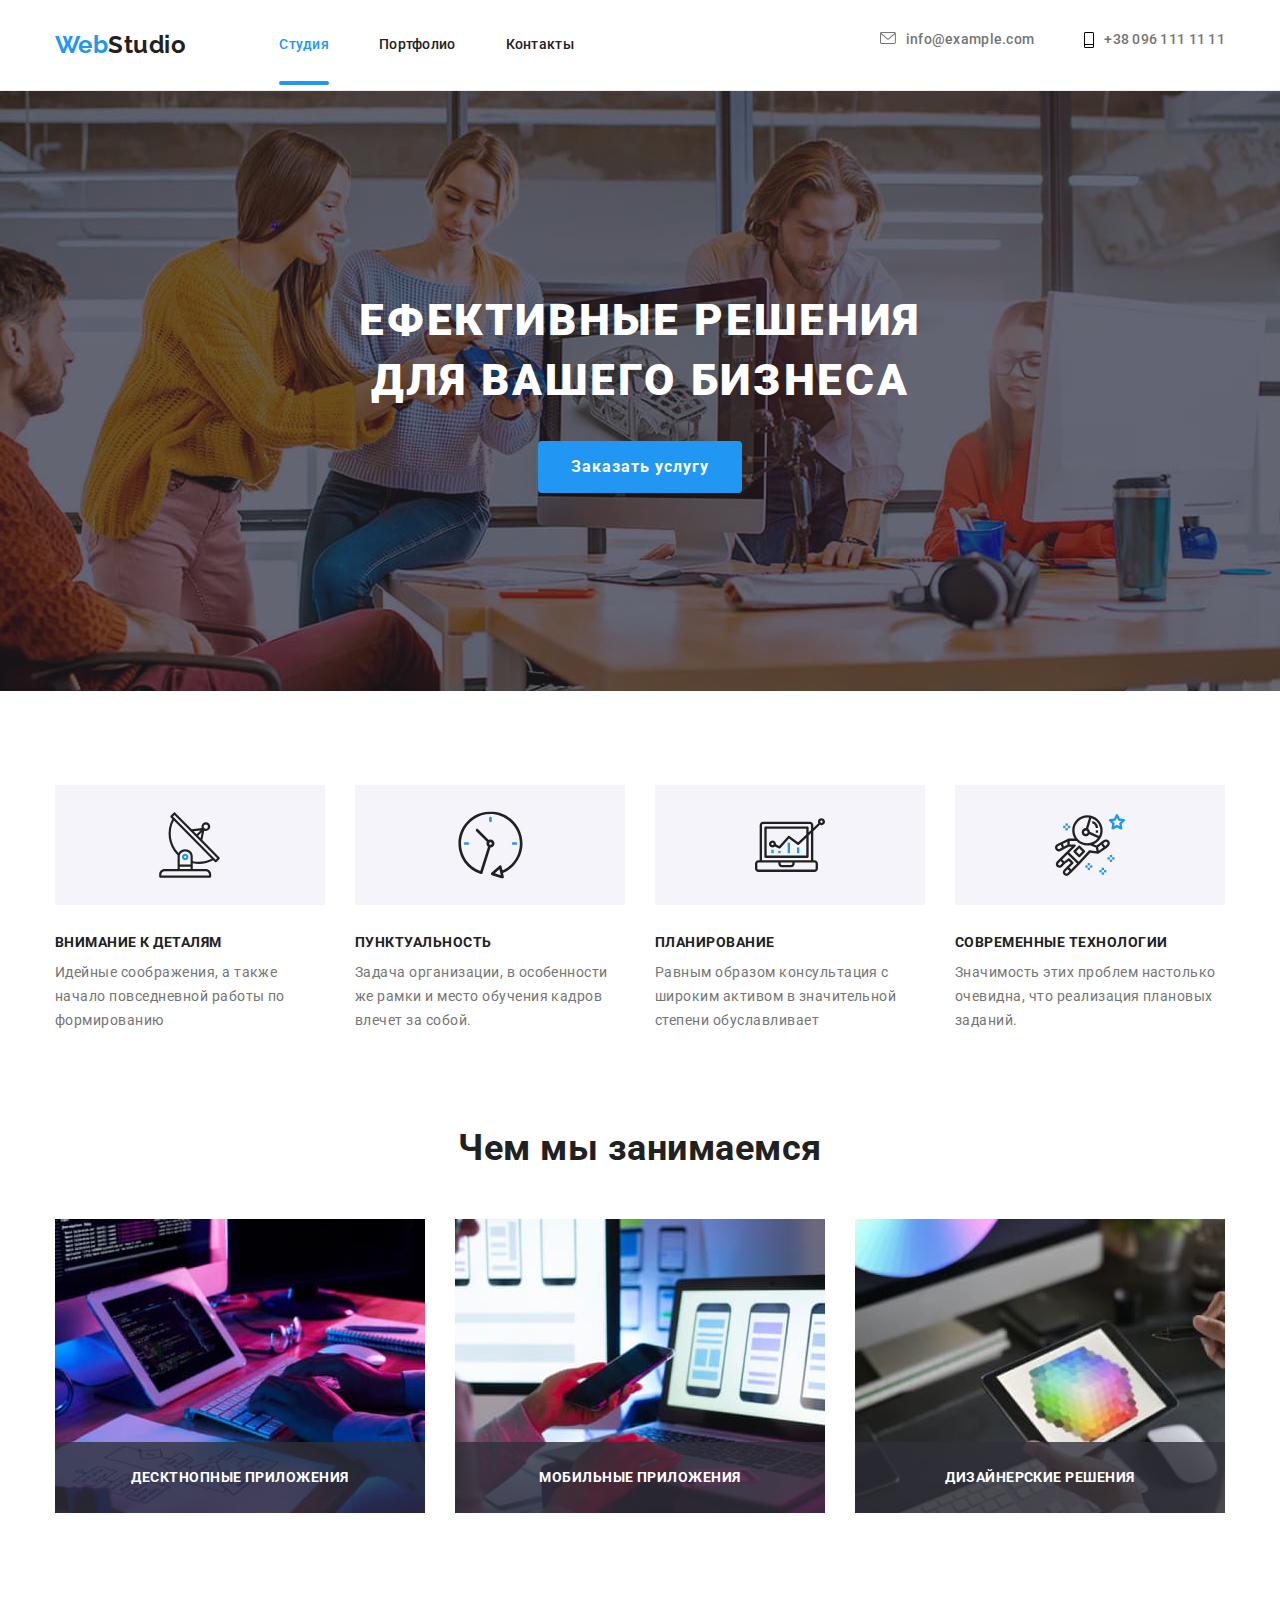
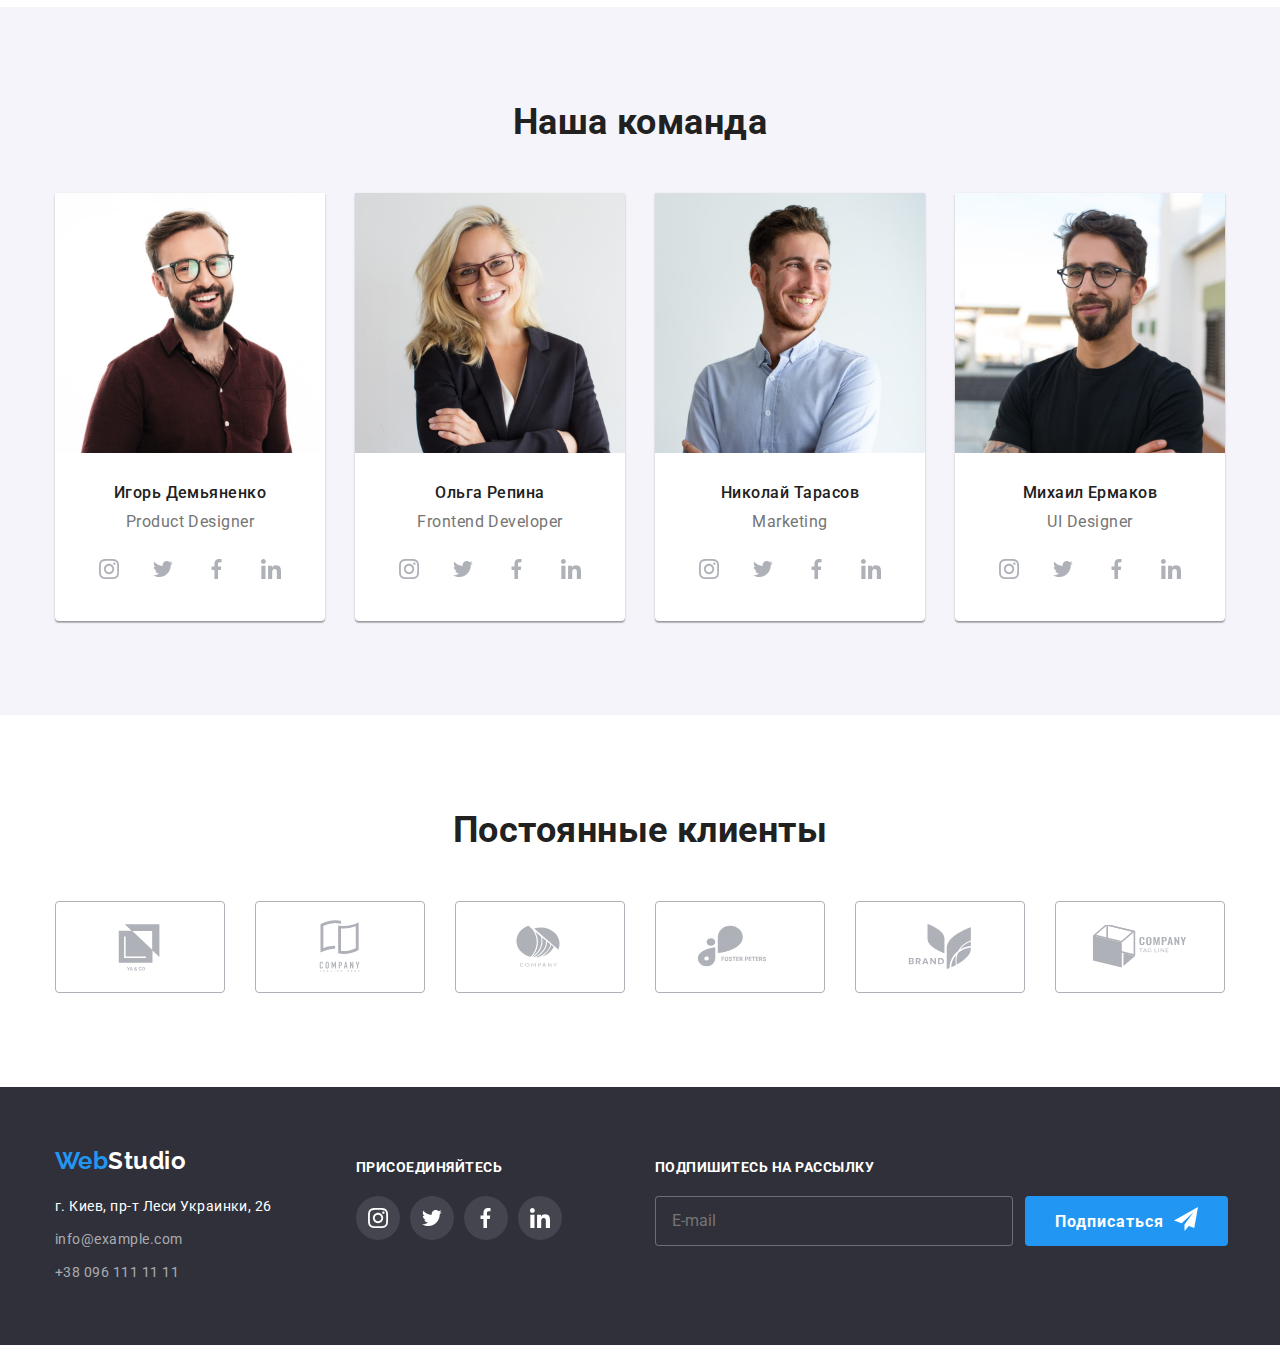
<file: index.html>
<!DOCTYPE html>
<html lang="ru">

<head>
    <meta charset="UTF-8" />
    <meta name="viewport" content="width=device-width, initial-scale=1.0" />
    <title>WebStudio</title>
    <!-- font-family: 'Raleway', sans-serif; -->
    <!-- font-family: 'Roboto', sans-serif; -->
    <link
        href="https://fonts.googleapis.com/css2?family=Raleway:wght@700&family=Roboto:wght@400;500;700;900&display=swap"
        rel="stylesheet" />
    <!-- modern-normalize-min -->
    <link rel="stylesheet"
        href="https://cdnjs.cloudflare.com/ajax/libs/modern-normalize/1.1.0/modern-normalize.min.css" />
    <!-- main.min.css -->
    <link rel="stylesheet" href="./css/main.min.css" />
</head>

<body class="page studio">
    <!--Шапка сайта-->
    <header class="page-header">
        <div class="container page-header__nav">
            <nav class="site-nav">
                <a href="./index.html" class="logo page-header__logo">
                    Web<span class="logo__text" lang="en">Studio</span>
                </a>

                <ul class="site-nav__list list">
                    <li class="site-nav__list-item item"><a href="./index.html"
                            class="site-nav__link link site-nav__link--active">Студия</a>
                    </li>
                    <li class="site-nav__list-item item"><a href="./portfolio.html" class="site-nav__link link">
                            Портфолио</a></li>
                    <li class="site-nav__list-item item"><a href="/" class="site-nav__link link">Контакты</a></li>
                </ul>
            </nav>

            <ul class="contact-list list">
                <li class="contact-list__item item">
                    <a href="mailto:info@example.com" class="contact-list__link link">
                        <svg class="contact-list__link-icon contact-list__icon-email">
                            <use href="./images/icons.svg#icon-mail"></use>
                        </svg>
                        info@example.com
                    </a>
                </li>
                <li class="contact-list__item">
                    <a href="tel:+38 096 111 11 11" class="contact-list__link link">
                        <svg class="contact-list__link-icon contact-list__icon-phone">
                            <use href="./images/icons.svg#icon-mobila"></use>
                        </svg>
                        +38 096 111 11 11
                    </a>
                </li>
            </ul>

            <button type="button" class="menu-button" mobile-menu-open>
                <svg class="menu-button__icon" width="40px" height="40px" aria-label="Переключение мобильного меню">
                    <use class="menu-button__icon-menu" href="./images/mobile-menu.svg#icon-menu_mobile"></use>
                </svg>
            </button>
        </div>
    </header>

    <main>
        <!--Герой-->
        <section class="hero overlay">
            <h1 class="hero__title">
                Ефективные решения <br>
                для вашего бизнеса
            </h1>
            <button type="button" class="hero__button button button--primary" data-modal-open>Заказать услугу</button>
        </section>

        <!--Преимущества-->
        <section class="section features">
            <div class="container">
                <h2 hidden class="section__title">Наши преимущества</h2>

                <ul class="features__list list">
                    <li class="feature feature__icon-antenna">
                        <h3 class="feature__title">Внимание к деталям</h3>
                        <p class="feature__text">
                            Идейные соображения, а также начало повседневной работы по
                            формированию
                        </p>
                    </li>

                    <li class="feature feature__icon-clock">
                        <h3 class="feature__title">Пунктуальность</h3>
                        <p class="feature__text">
                            Задача организации, в особенности же рамки и место обучения кадров
                            влечет за собой.
                        </p>
                    </li>

                    <li class="feature feature__icon-diagram">
                        <h3 class="feature__title">Планирование</h3>
                        <p class="feature__text">
                            Равным образом консультация с широким активом в значительной степени
                            обуславливает
                        </p>
                    </li>

                    <li class="feature feature__icon-astronaut">
                        <h3 class="feature__title">Современные технологии
                        </h3>
                        <p class="feature__text">
                            Значимость этих проблем настолько очевидна, что реализация плановых
                            заданий.
                        </p>
                    </li>
                </ul>
            </div>
        </section>

        <!--Примеры работ-->
        <section class="section examples no-padding-top">
            <div class="container">
                <h2 class="section__title">Чем мы занимаемся</h2>

                <ul class="examples__list list">
                    <li class="example">
                        <div class="example__product-thumb">
                            <img src="./images/img.jpg" alt="Разработка мобильных приложений" width="370" />

                            <div class="example__product-actions">
                                <p class="example__text">Десктнопные приложения</p>
                            </div>
                        </div>
                    </li>

                    <li class="example">
                        <div class="example__product-thumb">
                            <img src="./images/img2.jpg" alt="Разработка мобильных приложений" width="370" />

                            <div class="example__product-actions">
                                <p class="example__text">Мобильные приложения</p>
                            </div>
                        </div>
                    </li>

                    <li class="example">
                        <div class="example__product-thumb">
                            <img src="./images/img3.jpg" alt="Разработка мобильных приложений" width="370" />

                            <div class="example__product-actions">
                                <p class="example__text">Дизайнерские решения</p>
                            </div>
                        </div>
                    </li>
                </ul>
            </div>
        </section>

        <!--Сотрудники-->
        <section class="section employees">
            <div class="container">
                <h2 class="section__title">Наша команда</h2>

                <ul class="employees-cardset list">
                    <li class="employee-card">
                        <img src="./images/igor1.jpg" alt="Игорь Демьяненко" width="270" class="employee-card__image" />
                        <h3 class="employee-card__title">Игорь Демьяненко</h3>
                        <p class="employee-card__text">Product Designer</p>

                        <ul class="social-cardset list">
                            <li class="social-card">
                                <a href="/" class="social-card__link link" aria-label="Instagram">
                                    <svg class="social-card__icon">
                                        <use href="./images/icons.svg#icon-intagram"></use>
                                    </svg>
                                </a>
                            </li>

                            <li class="social-card">
                                <a href="/" class="social-card__link link" aria-label="Twitter">
                                    <svg class="social-card__icon">
                                        <use href="./images/icons.svg#icon-twitter"></use>
                                    </svg>
                                </a>
                            </li>

                            <li class="social-card">
                                <a href="/" class="social-card__link link" aria-label="Facebook">
                                    <svg class="social-card__icon">
                                        <use href="./images/icons.svg#icon-facebook"></use>
                                    </svg>
                                </a>
                            </li>

                            <li class="social-card">
                                <a href="/" class="social-card__link link" aria-label="LinkedIn">
                                    <svg class="social-card__icon">
                                        <use href="./images/icons.svg#icon-in"></use>
                                    </svg>
                                </a>
                            </li>
                        </ul>
                    </li>

                    <li class="employee-card">
                        <img src="./images/olga2.jpg" alt="Ольга Репина" width="270" class="employee-card__image" />
                        <h3 class="employee-card__title">Ольга Репина</h3>
                        <p class="employee-card__text">Frontend Developer</p>

                        <ul class="social-cardset list">
                            <li class="social-card">
                                <a href="/" class="social-card__link link" aria-label="Instagram">
                                    <svg class="social-card__icon">
                                        <use href="./images/icons.svg#icon-intagram"></use>
                                    </svg>
                                </a>
                            </li>

                            <li class="social-card">
                                <a href="/" class="social-card__link link" aria-label="Twitter">
                                    <svg class="social-card__icon">
                                        <use href="./images/icons.svg#icon-twitter"></use>
                                    </svg>
                                </a>
                            </li>

                            <li class="social-card">
                                <a href="/" class="social-card__link link" aria-label="Facebook">
                                    <svg class="social-card__icon">
                                        <use href="./images/icons.svg#icon-facebook"></use>
                                    </svg>
                                </a>
                            </li>

                            <li class="social-card">
                                <a href="/" class="social-card__link" aria-label="LinkedIn">
                                    <svg class="social-card__icon">
                                        <use href="./images/icons.svg#icon-in"></use>
                                    </svg>
                                </a>
                            </li>
                        </ul>
                    </li>

                    <li class="employee-card">
                        <img src="./images/nikolya3.jpg" alt="Николай Тарасов" width="270"
                            class="employee-card__image" />
                        <h3 class="employee-card__title">Николай Тарасов</h3>
                        <p class="employee-card__text">Marketing</p>

                        <ul class="social-cardset list">
                            <li class="social-card">
                                <a href="/" class="social-card__link link" aria-label="Instagram">
                                    <svg class="social-card__icon">
                                        <use href="./images/icons.svg#icon-intagram"></use>
                                    </svg>
                                </a>
                            </li>

                            <li class="social-card">
                                <a href="/" class="social-card__link link" aria-label="Twitter">
                                    <svg class="social-card__icon">
                                        <use href="./images/icons.svg#icon-twitter"></use>
                                    </svg>
                                </a>
                            </li>

                            <li class="social-card">
                                <a href="/" class="social-card__link link" aria-label="Facebook">
                                    <svg class="social-card__icon">
                                        <use href="./images/icons.svg#icon-facebook"></use>
                                    </svg>
                                </a>
                            </li>

                            <li class="social-card">
                                <a href="/" class="social-card__link" aria-label="LinkedIn">
                                    <svg class="social-card__icon">
                                        <use href="./images/icons.svg#icon-in"></use>
                                    </svg>
                                </a>
                            </li>
                        </ul>
                    </li>

                    <li class="employee-card">
                        <img src="./images/mikhail4.jpg" alt="Михаил Ермаков" width="270"
                            class="employee-card__image" />
                        <h3 class="employee-card__title">Михаил Ермаков</h3>
                        <p class="employee-card__text">UI Designer</p>

                        <ul class="social-cardset list">
                            <li class="social-card">
                                <a href="/" class="social-card__link link" aria-label="Instagram">
                                    <svg class="social-card__icon">
                                        <use href="./images/icons.svg#icon-intagram"></use>
                                    </svg>
                                </a>
                            </li>

                            <li class="social-card">
                                <a href="/" class="social-card__link" aria-label="Twitter">
                                    <svg class="social-card__icon">
                                        <use href="./images/icons.svg#icon-twitter"></use>
                                    </svg>
                                </a>
                            </li>

                            <li class="social-card">
                                <a href="/" class="social-card__link link" aria-label="Facebook">
                                    <svg class="social-card__icon">
                                        <use href="./images/icons.svg#icon-facebook"></use>
                                    </svg>
                                </a>
                            </li>

                            <li class="social-card">
                                <a href="/" class="social-card__link link" aria-label="LinkedIn">
                                    <svg class="social-card__icon">
                                        <use href="./images/icons.svg#icon-in"></use>
                                    </svg>
                                </a>
                            </li>
                        </ul>
                    </li>
                </ul>
            </div>
        </section>

        <section class="section customers">
            <div class="container">
                <h2 class="section__title">Постоянные клиенты</h2>

                <ul class="customers__list list">
                    <li class="customer">
                        <a href="/" class="customer__link">
                            <svg class="customer__icon" width="106" height="60" aria-label="Company 1">
                                <use href="./images/icons.svg#icon-yacocompany"></use>
                            </svg>
                        </a>
                    </li>
                    <li class="customer">
                        <a href="/" class="customer__link">
                            <svg class="customer__icon" width="106" height="60" aria-label="Company 2">
                                <use href="./images/icons.svg#icon-windowcompany"></use>
                            </svg>
                        </a>
                    </li>
                    <li class="customer">
                        <a href="/" class="customer__link">
                            <svg class="customer__icon" width="106" height="60" aria-label="Company3">
                                <use href="./images/icons.svg#icon-mashrumcompany"></use>
                            </svg>
                        </a>
                    </li>
                    <li class="customer">
                        <a href="/" class="customer__link">
                            <svg class="customer__icon" width="106" height="60" aria-label="Company4">
                                <use href="./images/icons.svg#icon-fosterbluecompany"></use>
                            </svg>
                        </a>
                    </li>
                    <li class="customer">
                        <a href="/" class="customer__link">
                            <svg class="customer__icon" width="106" height="60" aria-label="Company5">
                                <use href="./images/icons.svg#icon-brandlistyacompany"></use>
                            </svg>
                        </a>
                    </li>
                    <li class="customer">
                        <a href="/" class="customer__link">
                            <svg class="customer__icon" width="106" height="60" aria-label="Company6">
                                <use href="./images/icons.svg#icon-taginfcompany"></use>
                            </svg>
                        </a>
                    </li>
                </ul>
            </div>
        </section>
    </main>

    <!--Футер-->
    <footer class="page-footer">
        <div class="container page-footer__container">
            <div class="address">
                <a href="./index.html" class="page-footer__logo logo">
                    Web<span class="logo__text--white" lang="en">Studio</span>
                </a>

                <address>
                    <ul class="address__list list">
                        <li class="address__list-item">
                            <a href="https://goo.gl/maps/jCzg7jhKa1Qg6soNA" class="address__link-map"> г. Киев, пр-т
                                Леси
                                Украинки,
                                26</a>
                        </li>

                        <li class="address__list-item">
                            <a href="mailto:info@example.com" class="address__link">info@example.com</a>
                        </li>

                        <li class="address__list-item">
                            <a href="tel:+38 096 111 11 11" class="address__link">+38 096 111 11 11</a>
                        </li>
                    </ul>
                </address>
            </div>

            <div class="footer-social">
                <h3 class="footer-social__title">Присоединяйтесь</h3>

                <ul class="footer-social__cardset list">
                    <li class="footer-social__card">
                        <a href="/" class="footer-social__link link" aria-label="Instagram">
                            <svg class="footer-social__icon">
                                <use href="./images/icons.svg#icon-intagram"></use>
                            </svg>
                        </a>
                    </li>

                    <li class="footer-social__card">
                        <a href="/" class="footer-social__link link" aria-label="Twitter">
                            <svg class="footer-social__icon">
                                <use href="./images/icons.svg#icon-twitter"></use>
                            </svg>
                        </a>
                    </li>

                    <li class="footer-social__card">
                        <a href="/" class="footer-social__link" aria-label="Facebook">
                            <svg class="footer-social__icon">
                                <use href="./images/icons.svg#icon-facebook"></use>
                            </svg>
                        </a>
                    </li>

                    <li class="footer-social__card">
                        <a href="/" class="footer-social__link link" aria-label="LinkedIn">
                            <svg class="footer-social__icon">
                                <use href="./images/icons.svg#icon-in"></use>
                            </svg>
                        </a>
                    </li>
                </ul>
            </div>

            <div class="newsletter">
                <h3 class="newsletter__title">Подпишитесь на рассылку</h3>

                <form action="#" class="footer-form" autocomplete="off" novalidate>
                    <input type="email" name="contact-email" id="contact-email" placeholder="E-mail"
                        class="footer-form__input" />
                    <button class="footer-button button button--primary" type="submit">
                        <span class="footer-button__text">Подписаться</span> <svg class="footer-button__icon"
                            width="24px" height="24px">
                            <use href="./images/form-icon.svg#icon-icon-send-2"></use>
                        </svg>
                    </button>
                </form>
            </div>
        </div>
    </footer>

    <!-- Modal Window -->
    <div class="backdrop is-hidden" data-modal>
        <div class="modal">
            <button type="button" class="modal-close-button" data-modal-close>
                <svg class="modal-close-button__icon">
                    <use href="./images/form-icon.svg#icon-close-black-18dp-2-1-2"></use>
                </svg>
            </button>

            <h2 class="modal__title">Оставьте свои данные, мы вам перезвоним</h2>
            <form action="#" class="modal__form" autocomplete="off" novalidate>
                <div class="form-field">
                    <label for="contact-name" class="form-field__label">Имя</label>
                    <input type="text" name="contact-name" id="contact-name" class="form-field__input" />
                    <svg class="form-field__icon" width="12" height="12">
                        <use href="./images/form-icon.svg#icon-person-black-18dp-1-2"></use>
                    </svg>
                </div>

                <div class="form-field">
                    <label for="contact-tel" class="form-field__label">Телефон</label>
                    <input type="tel" name="contact-tel" id="contact-tel" class="form-field__input" />
                    <svg class="form-field__icon form-field__icon-phone">
                        <use href="./images/form-icon.svg#icon-phone-black-18dp-1-2"></use>
                    </svg>
                </div>

                <div class="form-field">
                    <label for="contact-e-mail" class="form-field__label">Почта</label>
                    <input type="email" name="contact-email" id="contact-e-mail" class="form-field__input" />
                    <svg class="form-field__icon form-field__icon-email">
                        <use href="./images/form-icon.svg#icon-email-black-18dp-1-2"></use>
                    </svg>
                </div>

                <div class="form-field comment-field">
                    <label for="form-textarea" class="form-field__label">Комметарий</label>
                    <textarea name="form-comment" id="form-textarea" placeholder="Введите текст"
                        class="form-field__input form-field__textarea"></textarea>
                </div>

                <div class="form-field field-policy">
                    <label class="form-field__checkbox-label">
                        <input class="form-field__checkbox" type="checkbox">
                        <span class="form-field__icon-checked"></span>
                        Соглашаюсь с рассылкой и принимаю <a href="#" class="form-field__link">Условия договора</a>
                    </label>
                </div>

                <div class="modal__submit-button">
                    <button class="modal__form-button button button--primary" type="submit">Отправить</button>
                </div>
            </form>
        </div>
    </div>

    <!-- Mobile-menu -->
    <div class="mobile-backdrop is-hidden" mobile-menu>
        <div class="container mobile-backdrop__container">
            <div class="mobile-menu">
                <button type="button" class="mobile-menu-close-button" mobile-menu-close>
                    <svg class="mobile-menu-close-button__icon">
                        <use href="./images/mobile-menu.svg#icon-close_mobile"></use>
                    </svg>
                </button>

                <div class="mobile-menu-nav">
                    <nav class="mobile-site-nav">
                        <ul class="mobile-menu-nav___list list">
                            <li class="mobile-menu-nav__list-item item"><a href="./index.html"
                                    class="mobile-menu-nav__link link mobile-menu-nav__link--active">Студия</a>
                            </li>
                            <li class="mobile-menu-nav__list-item item"><a href="./portfolio.html"
                                    class="mobile-menu-nav__link link">
                                    Портфолио</a></li>
                            <li class="mobile-menu-nav__list-item item"><a href="/"
                                    class="mobile-menu-nav__link link">Контакты</a>
                            </li>
                        </ul>
                    </nav>
                    <div class="mobile-wrapper">
                        <ul class="mobile-contact-list list">
                            <li class="mobile-contact-list__item">
                                <a href="tel:+38 096 111 11 11" class="mobile-contact-list__link link">
                                    +38 096 111 11 11
                                </a>
                            </li>
                            <li class="mobile-contact-list__item item">
                                <a href="mailto:info@devstudio.com" class="mobile-contact-list__link-email link">
                                    info@devstudio.com
                                </a>
                            </li>
                        </ul>
    
                        <ul class="mobile-social-list list">
                            <li class="mobile-social-list__item">
                                <a href="/" class="mobile-social-list__link">Instagram</a>
                            </li>
                            <li class="mobile-social-list__item">
                                <a href="/" class="mobile-social-list__link">Twitter</a>
                            </li>
                            <li class="mobile-social-list__item">
                                <a href="/" class="mobile-social-list__link">Facebook</a>
                            </li>
                            <li class="mobile-social-list__item">
                                <a href="/" class="mobile-social-list__link">LinkedIn</a>
                            </li>
                        </ul>
                    </div>
                    
                </div>
            </div>
        </div>
    </div>

    <!-- Script for modal window -->
    <script src="./js/modal.js"></script>
    <!-- Script for mobile menu -->
    <script src="./js/mobile-menu.js"></script>
</body>

</html>
</file>
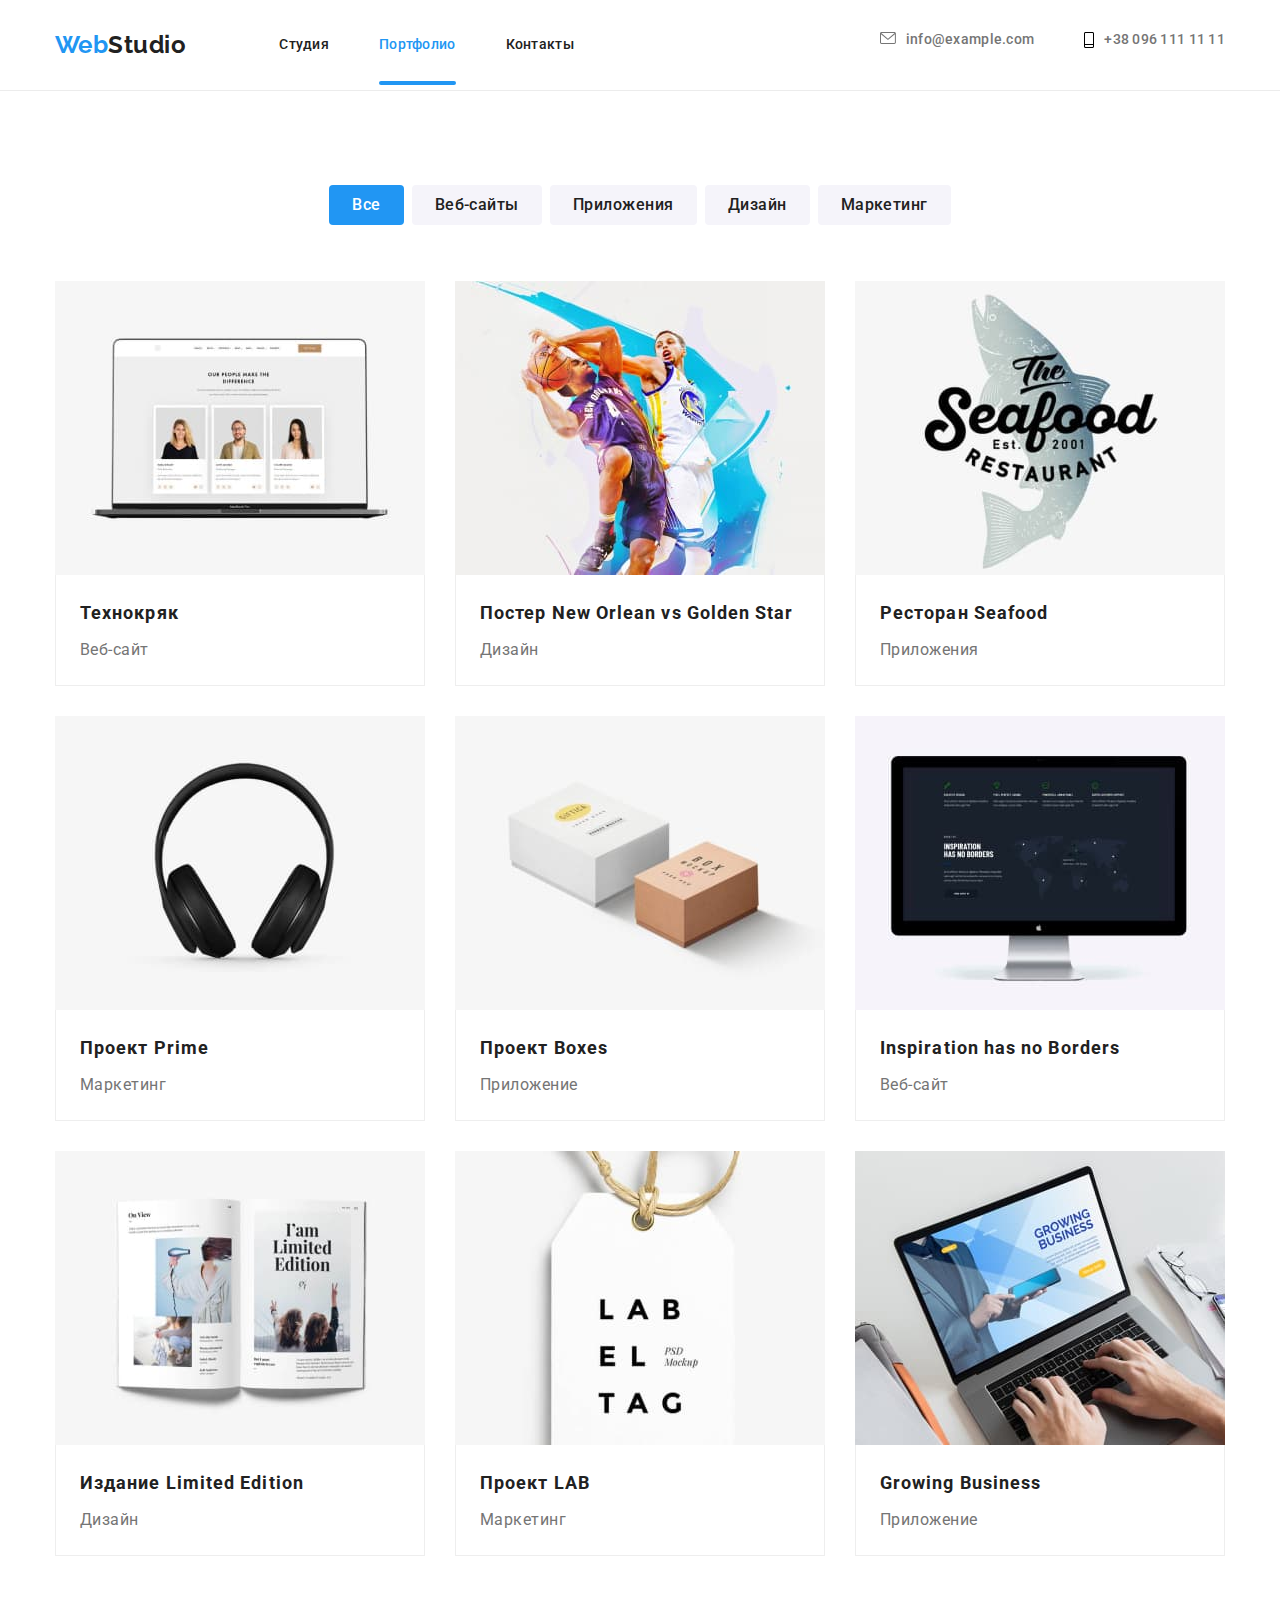
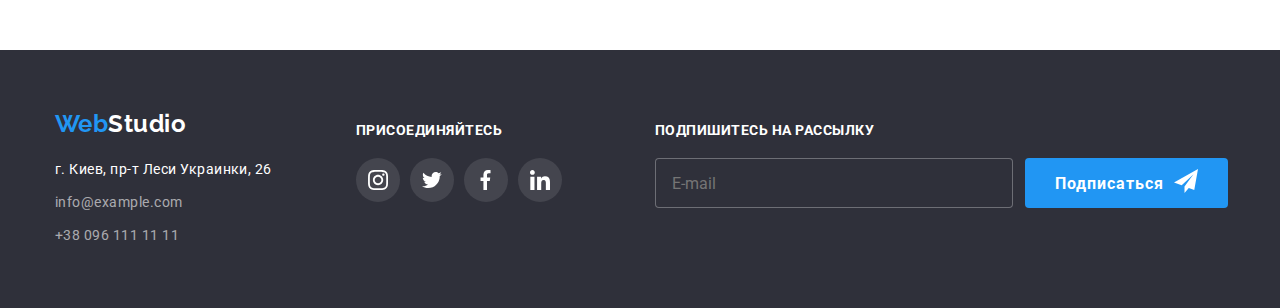
<file: portfolio.html>
<!DOCTYPE html>
<html lang="ru">

<head>
    <meta charset="UTF-8" />
    <meta name="viewport" content="width=device-width, initial-scale=1.0" />
    <title>Портфолио</title>
    <!-- font-family: 'Raleway', sans-serif; -->
    <!-- font-family: 'Roboto', sans-serif; -->
    <link
        href="https://fonts.googleapis.com/css2?family=Raleway:wght@700&family=Roboto:wght@400;500;700;900&display=swap"
        rel="stylesheet" />
    <!-- modern-normalize-min -->
    <link rel="stylesheet"
        href="https://cdnjs.cloudflare.com/ajax/libs/modern-normalize/1.1.0/modern-normalize.min.css" />
    <!-- main.min.css -->
    <link rel="stylesheet" href="./css/main.min.css" />
</head>

<body class="page">
    <!--Шапка сайта-->
    <header class="page-header">
        <div class="container page-header__nav">
            <nav class="site-nav">
                <a href="./index.html" class="logo page-header__logo">
                    Web<span class="logo__text" lang="en">Studio</span>
                </a>

                <ul class="site-nav__list list">
                    <li class="site-nav__list-item item"><a href="./index.html"
                            class="site-nav__link link site-nav__link">Студия</a>
                    </li>
                    <li class="site-nav__list-item item"><a href="./portfolio.html"
                            class="site-nav__link link site-nav__link--active">
                            Портфолио</a></li>
                    <li class="site-nav__list-item item"><a href="/" class="site-nav__link link">Контакты</a></li>
                </ul>
            </nav>

            <ul class="contact-list list">
                <li class="contact-list__item item">
                    <a href="mailto:info@example.com" class="contact-list__link link">
                        <svg class="contact-list__link-icon contact-list__icon-email">
                            <use href="./images/icons.svg#icon-mail"></use>
                        </svg>
                        info@example.com
                    </a>
                </li>
                <li class="contact-list__item">
                    <a href="tel:+38 096 111 11 11" class="contact-list__link link">
                        <svg class="contact-list__link-icon contact-list__icon-phone">
                            <use href="./images/icons.svg#icon-mobila"></use>
                        </svg>
                        +38 096 111 11 11
                    </a>
                </li>
            </ul>

            <button type="button" class="menu-button" mobile-menu-open>
                <svg class="menu-button__icon" width="40px" height="40px" aria-label="Переключение мобильного меню">
                    <use class="menu-button__icon-menu" href="./images/mobile-menu.svg#icon-menu_mobile"></use>
                </svg>
            </button>
        </div>
    </header>

    <main>
        <section class="section">
            <div class="container">
                <h1 hidden class="section__title">Портфолио</h1>
                <!-- Категории -->
                <ul class="categories-list list">
                    <li class="category"><button type="button"
                            class="category__button button category__button--active">Все</button></li>
                    <li class="category"><button type="button"
                            class="category__button button category__button--secondary">Веб-сайты</button></li>
                    <li class="category"><button type="button"
                            class="category__button button category__button--secondary">Приложения</button></li>
                    <li class="category"><button type="button"
                            class="category__button button category__button--secondary">Дизайн</button></li>
                    <li class="category"><button type="button"
                            class="category__button button category__button--secondary">Маркетинг</button></li>
                </ul>
                <!-- Проекты -->
                <ul class="projects-list list">
                    <li class="projects-list__item">
                        <div class="product-thumb">
                            <img src="./images/img-1.jpg" alt="Технокряк" width="370" class="product-thumb__image">

                            <div class="product-actions">
                                <p class="product-actions__text">Ресурс предлагает комплексные предложения с разным
                                    уровнем функционала и сервисов. Все это позволит
                                    посетителю получить
                                    исчерпывающие сведения о компании или частном лице.</p>
                            </div>
                        </div>

                        <div class="project project-one">
                            <h3 class="project__title">Технокряк</h3>
                            <p class="project__text">Веб-сайт</p>
                        </div>
                    </li>

                    <li class="projects-list__item">
                        <div class="product-thumb">
                            <img src="./images/img-2.jpg" alt="Постер New Orlean vs Golden Star" width="370"
                                class="product-thumb__image">

                            <div class="product-actions">
                                <p class="product-actions__text">Ресурс предлагает комплексные предложения с разным
                                    уровнем функционала и сервисов. Все это позволит
                                    посетителю получить
                                    исчерпывающие сведения о компании или частном лице.</p>
                            </div>
                        </div>

                        <div class="project">
                            <h3 class="project__title">Постер New Orlean vs Golden Star</h3>
                            <p class="project__text">Дизайн</p>
                        </div>
                    </li>

                    <li class="projects-list__item">
                        <div class="product-thumb">
                            <img src="./images/img-3.jpg" alt="Ресторан Seafood" width="370"
                                class="product-thumb__image">

                            <div class="product-actions">
                                <p class="product-actions__text">Ресурс предлагает комплексные предложения с разным
                                    уровнем функционала и сервисов. Все это позволит
                                    посетителю получить
                                    исчерпывающие сведения о компании или частном лице.</p>
                            </div>
                        </div>

                        <div class="project">
                            <h3 class="project__title">Ресторан Seafood</h3>
                            <p class="project__text">Приложения</p>
                        </div>
                    </li>

                    <li class="projects-list__item">
                        <div class="product-thumb">
                            <img src="./images/img-4.jpg" alt="Проект Prime" width="370" class="product-thumb__image">

                            <div class="product-actions">
                                <p class="product-actions__text">Ресурс предлагает комплексные предложения с разным
                                    уровнем функционала и сервисов. Все это позволит
                                    посетителю получить
                                    исчерпывающие сведения о компании или частном лице.</p>
                            </div>
                        </div>

                        <div class="project">
                            <h3 class="project__title">Проект Prime</h3>
                            <p class="project__text">Маркетинг</p>
                        </div>
                    </li>

                    <li class="projects-list__item">
                        <div class="product-thumb">
                            <img src="./images/img-5.jpg" alt="Проект Boxes" width="370" class="product-thumb__image">

                            <div class="product-actions">
                                <p class="product-actions__text">Ресурс предлагает комплексные предложения с разным
                                    уровнем функционала и сервисов. Все это позволит
                                    посетителю получить
                                    исчерпывающие сведения о компании или частном лице.</p>
                            </div>
                        </div>

                        <div class="project">
                            <h3 class="project__title">Проект Boxes</h3>
                            <p class="project__text">Приложение</p>
                        </div>
                    </li>

                    <li class="projects-list__item">
                        <div class="product-thumb">
                            <img src="./images/img-6.jpg" alt="Inspiration has no Borders" width="370"
                                class="product-thumb__image">

                            <div class="product-actions">
                                <p class="product-actions__text">Ресурс предлагает комплексные предложения с разным
                                    уровнем функционала и сервисов. Все это позволит
                                    посетителю получить
                                    исчерпывающие сведения о компании или частном лице.</p>
                            </div>
                        </div>

                        <div class="project">
                            <h3 class="project__title">Inspiration has no Borders</h3>
                            <p class="project__text">Веб-сайт</p>
                        </div>
                    </li>

                    <li class="projects-list__item">
                        <div class="product-thumb">
                            <img src="./images/img-7.jpg" alt="Издание Limited Edition" width="370"
                                class="product-thumb__image">

                            <div class="product-actions">
                                <p class="product-actions__text">Ресурс предлагает комплексные предложения с разным
                                    уровнем функционала и сервисов. Все это позволит
                                    посетителю получить
                                    исчерпывающие сведения о компании или частном лице.</p>
                            </div>
                        </div>

                        <div class="project">
                            <h3 class="project__title">Издание Limited Edition</h3>
                            <p class="project__text">Дизайн</p>
                        </div>
                    </li>

                    <li class="projects-list__item">
                        <div class="product-thumb">
                            <img src="./images/img-8.jpg" alt="Проект LAB" width="370" class="product-thumb__image">

                            <div class="product-actions">
                                <p class="product-actions__text">Ресурс предлагает комплексные предложения с разным
                                    уровнем функционала и сервисов. Все это позволит
                                    посетителю получить
                                    исчерпывающие сведения о компании или частном лице.</p>
                            </div>
                        </div>

                        <div class="project">
                            <h3 class="project__title">Проект LAB</h3>
                            <p class="project__text">Маркетинг</p>
                        </div>
                    </li>

                    <li class="projects-list__item">
                        <div class="product-thumb">
                            <img src="./images/img-9.jpg" alt="Growing Business" width="370"
                                class="product-thumb__image">

                            <div class="product-actions">
                                <p class="product-actions__text">Ресурс предлагает комплексные предложения с разным
                                    уровнем функционала и сервисов. Все это позволит
                                    посетителю получить
                                    исчерпывающие сведения о компании или частном лице.</p>
                            </div>
                        </div>

                        <div class="project">
                            <h3 class="project__title">Growing Business</h3>
                            <p class="project__text">Приложение</p>
                        </div>
                    </li>
                </ul>
            </div>
        </section>
    </main>

    <!--Футер-->
    <footer class="page-footer">
        <div class="container page-footer__container">
            <div class="address">
                <a href="./index.html" class="page-footer__logo logo">
                    Web<span class="logo__text--white" lang="en">Studio</span>
                </a>

                <address>
                    <ul class="address__list list">
                        <li class="address__list-item">
                            <a href="https://goo.gl/maps/jCzg7jhKa1Qg6soNA" class="address__link-map">г. Киев, пр-т
                                Леси
                                Украинки,
                                26</a>
                        </li>

                        <li class="address__list-item">
                            <a href="mailto:info@example.com" class="address__link">info@example.com</a>
                        </li>

                        <li class="address__list-item">
                            <a href="tel:+38 096 111 11 11" class="address__link">+38 096 111 11 11</a>
                        </li>
                    </ul>
                </address>
            </div>

            <div class="footer-social">
                <h3 class="footer-social__title">Присоединяйтесь</h3>

                <ul class="footer-social__cardset list">
                    <li class="footer-social__card">
                        <a href="/" class="footer-social__link link" aria-label="Instagram">
                            <svg class="footer-social__icon">
                                <use href="./images/icons.svg#icon-intagram"></use>
                            </svg>
                        </a>
                    </li>

                    <li class="footer-social__card">
                        <a href="/" class="footer-social__link link" aria-label="Twitter">
                            <svg class="footer-social__icon">
                                <use href="./images/icons.svg#icon-twitter"></use>
                            </svg>
                        </a>
                    </li>

                    <li class="footer-social__card">
                        <a href="/" class="footer-social__link" aria-label="Facebook">
                            <svg class="footer-social__icon">
                                <use href="./images/icons.svg#icon-facebook"></use>
                            </svg>
                        </a>
                    </li>

                    <li class="footer-social__card">
                        <a href="/" class="footer-social__link link" aria-label="LinkedIn">
                            <svg class="footer-social__icon">
                                <use href="./images/icons.svg#icon-in"></use>
                            </svg>
                        </a>
                    </li>
                </ul>
            </div>

            <div class="newsletter">
                <h3 class="newsletter__title">Подпишитесь на рассылку</h3>

                <form action="#" class="footer-form" autocomplete="off" novalidate>
                    <input type="email" name="contact-email" id="contact-email" placeholder="E-mail"
                        class="footer-form__input" />
                    <button class="footer-button button button--primary" type="submit">
                        <span class="footer-button__text">Подписаться</span> <svg class="footer-button__icon"
                            width="24px" height="24px">
                            <use href="./images/form-icon.svg#icon-icon-send-2"></use>
                        </svg>
                    </button>
                </form>
            </div>
        </div>
    </footer>

    <!-- Mobile-menu -->
    <div class="mobile-backdrop is-hidden" mobile-menu>
        <div class="container mobile-backdrop__container">
            <div class="mobile-menu">
                <button type="button" class="mobile-menu-close-button" mobile-menu-close>
                    <svg class="mobile-menu-close-button__icon">
                        <use href="./images/mobile-menu.svg#icon-close_mobile"></use>
                    </svg>
                </button>

                <div class="mobile-menu-nav">
                    <nav class="mobile-site-nav">
                        <ul class="mobile-menu-nav___list list">
                            <li class="mobile-menu-nav__list-item item"><a href="./index.html"
                                    class="mobile-menu-nav__link link mobile-menu-nav__link--active">Студия</a>
                            </li>
                            <li class="mobile-menu-nav__list-item item"><a href="./portfolio.html"
                                    class="mobile-menu-nav__link link">
                                    Портфолио</a></li>
                            <li class="mobile-menu-nav__list-item item"><a href="/"
                                    class="mobile-menu-nav__link link">Контакты</a>
                            </li>
                        </ul>
                    </nav>
                    <div class="mobile-wrapper">
                        <ul class="mobile-contact-list list">
                            <li class="mobile-contact-list__item">
                                <a href="tel:+38 096 111 11 11" class="mobile-contact-list__link link">
                                    +38 096 111 11 11
                                </a>
                            </li>
                            <li class="mobile-contact-list__item item">
                                <a href="mailto:info@devstudio.com" class="mobile-contact-list__link-email link">
                                    info@devstudio.com
                                </a>
                            </li>
                        </ul>

                        <ul class="mobile-social-list list">
                            <li class="mobile-social-list__item">
                                <a href="/" class="mobile-social-list__link">Instagram</a>
                            </li>
                            <li class="mobile-social-list__item">
                                <a href="/" class="mobile-social-list__link">Twitter</a>
                            </li>
                            <li class="mobile-social-list__item">
                                <a href="/" class="mobile-social-list__link">Facebook</a>
                            </li>
                            <li class="mobile-social-list__item">
                                <a href="/" class="mobile-social-list__link">LinkedIn</a>
                            </li>
                        </ul>
                    </div>

                </div>
            </div>
        </div>
    </div>

    <!-- Script for mobile menu -->
    <script src="./js/mobile-menu.js"></script>
</body>

</html>
</file>
<file: css/main.min.css>
body {
  background-color: #fff;
  color: #757575;
  font-family: Roboto, sans-serif;
  letter-spacing: 0.03em;
}
img {
  display: block;
  max-width: 100%;
  height: auto;
}
.container {
  margin: 0 auto;
  padding-left: 15px;
  padding-right: 15px;
}
@media screen and (max-width: 767px) {
  .container {
    width: 480px;
  }
}
@media screen and (min-width: 768px) and (max-width: 1199px) {
  .container {
    width: 768px;
  }
}
@media screen and (min-width: 1200px) {
  .container {
    width: 1200px;
  }
}
.list {
  list-style: none;
  text-decoration: none;
  padding: 0;
  margin: 0;
}
.section {
  padding-top: 94px;
  padding-bottom: 94px;
}
@media screen and (max-width: 1199px) {
  .section {
    padding-top: 60px;
    padding-bottom: 60px;
  }
}
.section__title {
  color: #212121;
  font-family: Roboto;
  font-weight: 700;
  font-size: 36px;
  line-height: 1.17;
  margin-top: 0;
  margin-bottom: 50px;
  text-align: center;
}
@media screen and (max-width: 1199px) {
  .section__title {
    color: #212121;
    font-family: Roboto;
    font-weight: 700;
    font-size: 28px;
    line-height: 1.17;
    margin-top: 0;
    margin-bottom: 30px;
    text-align: center;
  }
}
.logo {
  font-family: Raleway;
  font-weight: 700;
  font-size: 26px;
  line-height: 1.2;
  text-decoration: none;
  color: #2196f3;
}
@media screen and (min-width: 480px) {
  .logo {
    font-size: 24px;
    line-height: 1.16;
  }
}
.logo__text {
  color: #212121;
}
.logo__text--white {
  color: #fff;
  font-family: Raleway;
  font-weight: 700;
  font-size: 26px;
  line-height: 1.2;
  text-decoration: none;
}
@media screen and (min-width: 480px) {
  .logo__text--white {
    font-size: 24px;
    line-height: 1.16;
  }
}
.page-header {
  position: relative;
  background-color: #fff;
  border-bottom: 1px solid #ececec;
}
@media screen and (max-width: 767px) {
  .page-header {
    padding: 32px 0;
  }
}
@media screen and (min-width: 768px) and (max-width: 1199px) {
  .page-header {
    margin: 0 auto;
  }
}
.page-header__nav {
  display: -webkit-box;
  display: -ms-flexbox;
  display: flex;
}
@media screen and (max-width: 767px) {
  .page-header__nav {
    width: 100%;
    -webkit-box-pack: justify;
    -ms-flex-pack: justify;
    justify-content: space-between;
    -webkit-box-align: center;
    -ms-flex-align: center;
    align-items: center;
  }
}
@media screen and (min-width: 768px) and (max-width: 1199px) {
  .page-header__nav {
    width: 768px;
    -webkit-box-align: center;
    -ms-flex-align: center;
    align-items: center;
  }
}
.site-nav {
  display: -webkit-box;
  display: -ms-flexbox;
  display: flex;
  -webkit-box-align: center;
  -ms-flex-align: center;
  align-items: center;
}
.site-nav__list {
  display: -webkit-box;
  display: -ms-flexbox;
  display: flex;
  margin-left: 93px;
}
@media screen and (max-width: 767px) {
  .site-nav__list {
    display: none;
  }
}
@media screen and (max-width: 1199px) {
  .site-nav__list {
    margin-left: 88px;
  }
}
.site-nav__list-item:not(:first-child) {
  margin-left: 50px;
}
.site-nav__link {
  position: relative;
  display: block;
  padding-top: 32px;
  padding-bottom: 32px;
  color: #212121;
  font-weight: 500;
  font-size: 14px;
  line-height: 1.14;
  letter-spacing: 0.02em;
  text-decoration: none;
  -webkit-transition-property: color;
  transition-property: color;
  -webkit-transition-duration: 250ms;
  transition-duration: 250ms;
  -webkit-transition-timing-function: cubic-bezier(0.4, 0, 0.2, 1);
  transition-timing-function: cubic-bezier(0.4, 0, 0.2, 1);
}
.site-nav__link::after {
  position: absolute;
  bottom: 0;
  right: 0;
  content: "";
  display: block;
  width: 100%;
  height: 4px;
  border-radius: 4px;
  background-color: #2196f3;
  opacity: 0;
  -webkit-transition-property: opacity;
  transition-property: opacity;
  -webkit-transition-duration: 250ms;
  transition-duration: 250ms;
  -webkit-transition-timing-function: cubic-bezier(0.4, 0, 0.2, 1);
  transition-timing-function: cubic-bezier(0.4, 0, 0.2, 1);
}
.site-nav__link:focus,
.site-nav__link:hover {
  color: #2196f3;
}
.site-nav__link:focus::after,
.site-nav__link:hover::after {
  opacity: 1;
  visibility: visible;
}
.site-nav__link--active {
  position: relative;
  display: block;
  color: #2196f3;
}
.site-nav__link--active::after {
  position: absolute;
  bottom: 0;
  right: 0;
  content: "";
  display: block;
  width: 100%;
  height: 4px;
  opacity: 1;
  border-radius: 4px;
  background-color: #2196f3;
}
.contact-list {
  display: -webkit-box;
  display: -ms-flexbox;
  display: flex;
  -webkit-box-align: center;
  -ms-flex-align: center;
  align-items: center;
  margin-left: auto;
}
@media screen and (max-width: 767px) {
  .contact-list {
    display: none;
  }
}
@media screen and (min-width: 768px) and (max-width: 1199px) {
  .contact-list {
    display: block;
    margin-left: 84px;
    padding: 21px auto;
  }
}
.contact-list__item:not(:first-child) {
  margin-left: 50px;
}
@media screen and (min-width: 768px) and (max-width: 1199px) {
  .contact-list__item:not(:first-child) {
    margin-left: 0;
  }
}
.contact-list__link {
  display: -webkit-box;
  display: -ms-flexbox;
  display: flex;
  padding-top: 32px;
  padding-bottom: 32px;
  font-weight: 500;
  font-size: 14px;
  line-height: 1.14;
  letter-spacing: 0.02em;
  color: #757575;
  text-decoration: none;
  -webkit-transition-property: color;
  transition-property: color;
  -webkit-transition-duration: 250ms;
  transition-duration: 250ms;
  -webkit-transition-timing-function: cubic-bezier(0.4, 0, 0.2, 1);
  transition-timing-function: cubic-bezier(0.4, 0, 0.2, 1);
}
@media screen and (min-width: 768px) and (max-width: 1199px) {
  .contact-list__link {
    padding: 0;
  }
}
.contact-list__link:first-child {
  margin-bottom: 10px;
}
.contact-list__link-icon {
  display: -webkit-box;
  display: -ms-flexbox;
  display: flex;
  -webkit-box-align: center;
  -ms-flex-align: center;
  align-items: center;
  margin-right: 10px;
  background-color: #fff;
}
.contact-list__link:focus .contact-list__link-icon,
.contact-list__link:hover .contact-list__link-icon {
  fill: #2196f3;
}
.contact-list__link:focus,
.contact-list__link:hover {
  color: #2196f3;
}
.contact-list__icon-email {
  width: 16px;
  height: 12px;
  fill: currentColor;
  -webkit-transition-property: fill;
  transition-property: fill;
  -webkit-transition-duration: 250ms;
  transition-duration: 250ms;
  -webkit-transition-timing-function: cubic-bezier(0.4, 0, 0.2, 1);
  transition-timing-function: cubic-bezier(0.4, 0, 0.2, 1);
}
.contact-list__icon-phone {
  width: 10px;
  height: 16px;
  -webkit-transition-property: fill;
  transition-property: fill;
  -webkit-transition-duration: 250ms;
  transition-duration: 250ms;
  -webkit-transition-timing-function: cubic-bezier(0.4, 0, 0.2, 1);
  transition-timing-function: cubic-bezier(0.4, 0, 0.2, 1);
}
.menu-button {
  background-color: #fff;
  border: none;
}
@media screen and (min-width: 768px) {
  .menu-button {
    display: none;
  }
}
.menu-button .menu-button__icon-menu {
  display: block;
}
.overlay {
  max-width: 1600px;
  max-height: 600px;
  margin: 0 auto;
  background-image: -webkit-gradient(
      linear,
      left top,
      right top,
      from(rgba(47, 48, 58, 0.4)),
      to(rgba(47, 48, 58, 0.4))
    ),
    url(../images/hero_bg\ .jpeg);
  background-image: linear-gradient(
      to right,
      rgba(47, 48, 58, 0.4),
      rgba(47, 48, 58, 0.4)
    ),
    url(../images/hero_bg\ .jpeg);
  background-repeat: no-repeat;
  background-position: center;
  background-size: cover;
}
@media screen and (max-width: 767px) {
  .overlay {
    width: 100%;
    height: 100%;
    background-image: -webkit-gradient(
        linear,
        left top,
        right top,
        from(rgba(47, 48, 58, 0.4)),
        to(rgba(47, 48, 58, 0.4))
      ),
      url(../images/hero_mobile_bg.jpeg);
    background-image: linear-gradient(
        to right,
        rgba(47, 48, 58, 0.4),
        rgba(47, 48, 58, 0.4)
      ),
      url(../images/hero_mobile_bg.jpeg);
  }
}
@media screen and (min-width: 768px) and (max-width: 1199px) {
  .overlay {
    background-image: -webkit-gradient(
        linear,
        left top,
        right top,
        from(rgba(47, 48, 58, 0.4)),
        to(rgba(47, 48, 58, 0.4))
      ),
      url(../images/hero_tablet_bg.jpeg);
    background-image: linear-gradient(
        to right,
        rgba(47, 48, 58, 0.4),
        rgba(47, 48, 58, 0.4)
      ),
      url(../images/hero_tablet_bg.jpeg);
  }
}
.button {
  font-family: inherit;
  cursor: pointer;
  border: 1px solid transparent;
}
.hero {
  background-color: #2f303a;
  padding-top: 200px;
  padding-bottom: 200px;
  text-align: center;
}
@media screen and (max-width: 767px) {
  .hero {
    width: 100%;
    padding-top: 118px;
    padding-bottom: 118px;
  }
}
@media screen and (min-width: 768px) and (max-width: 1199px) {
  .hero {
    width: 100%;
    padding-top: 118px;
    padding-bottom: 118px;
  }
}
.hero__title {
  color: #fff;
  font-weight: 900;
  font-size: 44px;
  line-height: 1.36;
  letter-spacing: 0.06em;
  text-transform: uppercase;
  margin-top: 0;
  margin-bottom: 30px;
}
@media screen and (max-width: 1199px) {
  .hero__title {
    font-size: 26px;
    line-height: 1.6;
  }
}
.hero__button {
  display: inline-block;
  border-radius: 4px;
  padding: 10px 32px;
  min-width: 200px;
  color: #fff;
  font-weight: 700;
  font-size: 16px;
  line-height: 1.88;
  letter-spacing: 0.06em;
  text-align: center;
  background-color: #2196f3;
}
@media screen and (max-width: 767px) {
  .hero__button {
    max-width: 200px;
    width: 100%;
    font-size: 14px;
  }
}
.features__list {
  display: -webkit-box;
  display: -ms-flexbox;
  display: flex;
}
@media screen and (max-width: 767px) {
  .features__list {
    display: block;
  }
}
@media screen and (min-width: 768px) and (max-width: 1199px) {
  .features__list {
    -ms-flex-wrap: wrap;
    flex-wrap: wrap;
  }
}
.feature {
  width: 270px;
}
@media screen and (max-width: 767px) {
  .feature {
    width: 450px;
    margin-left: 0;
    margin-right: 0;
    margin-bottom: 30px;
  }
  .feature:last-child {
    margin-bottom: 0;
  }
}
@media screen and (min-width: 768px) and (max-width: 1199px) {
  .feature {
    width: calc((100% - 30px) / 2);
  }
  .feature:nth-child(2n) {
    margin-left: 30px;
  }
  .feature:nth-child(-n + 2) {
    margin-bottom: 30px;
  }
}
.feature::before {
  display: -webkit-box;
  display: -ms-flexbox;
  display: flex;
  content: "";
  height: 120px;
  margin-bottom: 30px;
  background-size: contain;
  background-position: center;
  background-repeat: no-repeat;
  background-color: #f5f4fa;
}
.feature__icon-antenna::before {
  background-image: url(../images/hero-icon/antenna\ 1.svg);
  background-size: 65.32px 70px;
}
.feature__icon-clock::before {
  background-image: url(../images/hero-icon/clock\ 1.svg);
  background-size: 66.96px 70px;
}
.feature__icon-diagram::before {
  background-image: url(../images/hero-icon/diagram\ 1.svg);
  background-size: 70px 70px;
}
.feature__icon-astronaut::before {
  background-image: url(../images/hero-icon/astronaut\ 1.svg);
  background-size: 70px;
}
@media screen and (min-width: 1200px) {
  .feature:not(:first-child) {
    margin-left: 30px;
  }
}
.feature__title {
  color: #212121;
  font-weight: 700;
  font-size: 14px;
  line-height: 1.14;
  text-transform: uppercase;
  margin-top: 0;
  margin-bottom: 10px;
}
@media screen and (max-width: 767px) {
  .feature__title {
    text-align: center;
  }
}
.feature__text {
  font-size: 14px;
  line-height: 1.71;
  margin-top: 0;
  margin-bottom: 0;
}
.examples {
  padding-top: 0;
}
@media screen and (max-width: 1199px) {
  .examples {
    display: none;
  }
}
.examples__list {
  display: -webkit-box;
  display: -ms-flexbox;
  display: flex;
}
.example {
  width: calc((100% - 2 * 30px) / 3);
  margin-bottom: 0;
}
.example:not(:first-child) {
  margin-left: 30px;
}
.example__product-thumb {
  position: relative;
}
.example__product-actions {
  width: 100%;
  text-align: center;
  padding: 1.7rem;
  background-color: rgba(47, 48, 58, 0.8);
  position: absolute;
  bottom: 0;
  right: 0;
}
.example__text {
  margin: 0;
  font-weight: 700;
  font-size: 14px;
  line-height: 1.17;
  text-transform: uppercase;
  color: #fff;
}
.employees {
  background-color: #f5f4fa;
  text-align: center;
}
.employees-cardset {
  display: -webkit-box;
  display: -ms-flexbox;
  display: flex;
}
@media screen and (max-width: 767px) {
  .employees-cardset {
    display: block;
    width: 480px;
    margin: 0 auto;
  }
}
@media screen and (min-width: 768px) and (max-width: 1199px) {
  .employees-cardset {
    -ms-flex-wrap: wrap;
    flex-wrap: wrap;
    width: 768px;
    margin: 0 auto;
  }
}
.employee-card {
  background-color: #fff;
  width: calc((100% - 3 * 30px) / 4);
  padding-top: 0;
  padding-bottom: 30px;
  border-radius: 0 0 4px 4px;
  -webkit-box-shadow: 0 1px 3px rgba(0, 0, 0, 0.12),
    0 1px 1px rgba(0, 0, 0, 0.14), 0 2px 1px rgba(0, 0, 0, 0.2);
  box-shadow: 0 1px 3px rgba(0, 0, 0, 0.12), 0 1px 1px rgba(0, 0, 0, 0.14),
    0 2px 1px rgba(0, 0, 0, 0.2);
}
@media screen and (max-width: 767px) {
  .employee-card {
    width: 450px;
  }
  .employee-card:not(:last-child) {
    margin-bottom: 30px;
  }
}
@media screen and (min-width: 768px) and (max-width: 1199px) {
  .employee-card {
    width: calc((100% - 60px) / 2);
  }
  .employee-card:nth-child(2n) {
    margin-left: 30px;
  }
  .employee-card:nth-child(-n + 2) {
    margin-bottom: 30px;
  }
}
@media screen and (min-width: 1200px) {
  .employee-card:not(:first-child) {
    margin-left: 30px;
  }
}
.employee-card__image {
  margin-bottom: 30px;
}
@media screen and (max-width: 767px) {
  .employee-card__image {
    width: 450px;
    height: 460px;
  }
}
@media screen and (min-width: 768px) and (max-width: 1199px) {
  .employee-card__image {
    width: 100%;
    max-height: 374px;
  }
}
.employee-card__title {
  color: #212121;
  font-weight: 500;
  font-size: 16px;
  line-height: 1.19;
  margin-top: 0;
  margin-bottom: 10px;
  text-align: center;
}
.employee-card__text {
  font-size: 16px;
  line-height: 1.19;
  margin-top: 0;
  margin-bottom: 16px;
  text-align: center;
}
.social-cardset {
  display: -webkit-box;
  display: -ms-flexbox;
  display: flex;
  -webkit-box-align: center;
  -ms-flex-align: center;
  align-items: center;
  margin-left: 32px;
}
@media screen and (max-width: 767px) {
  .social-cardset {
    -webkit-box-pack: center;
    -ms-flex-pack: center;
    justify-content: center;
    margin-left: 0;
  }
}
@media screen and (min-width: 768px) and (max-width: 1199px) {
  .social-cardset {
    -webkit-box-pack: center;
    -ms-flex-pack: center;
    justify-content: center;
    margin-left: 0;
  }
}
.social-card:not(:first-child) {
  margin-left: 10px;
}
.social-card__link {
  display: -webkit-box;
  display: -ms-flexbox;
  display: flex;
  width: 44px;
  height: 44px;
  -webkit-box-pack: center;
  -ms-flex-pack: center;
  justify-content: center;
  -webkit-box-align: center;
  -ms-flex-align: center;
  align-items: center;
  border-radius: 50%;
  cursor: pointer;
  background-color: #fff;
  -webkit-transition-property: background-color;
  transition-property: background-color;
  -webkit-transition-duration: 250ms;
  transition-duration: 250ms;
  -webkit-transition-timing-function: cubic-bezier(0.4, 0, 0.2, 1);
  transition-timing-function: cubic-bezier(0.4, 0, 0.2, 1);
}
.social-card__link:focus,
.social-card__link:hover {
  background-color: #2196f3;
}
.social-card__icon {
  width: 20px;
  height: 20px;
  fill: #afb1b8;
  -webkit-transition-property: fill;
  transition-property: fill;
  -webkit-transition-duration: 250ms;
  transition-duration: 250ms;
  -webkit-transition-timing-function: cubic-bezier(0.4, 0, 0.2, 1);
  transition-timing-function: cubic-bezier(0.4, 0, 0.2, 1);
}
.social-card__link:focus .social-card__icon,
.social-card__link:hover .social-card__icon {
  fill: #ffffff;
}
.customers__list {
  display: -webkit-box;
  display: -ms-flexbox;
  display: flex;
}
@media screen and (max-width: 767px) {
  .customers__list {
    -ms-flex-wrap: wrap;
    flex-wrap: wrap;
    width: 450px;
  }
}
@media screen and (min-width: 768px) and (max-width: 1199px) {
  .customers__list {
    -ms-flex-wrap: wrap;
    flex-wrap: wrap;
    width: 738px;
  }
}
@media screen and (max-width: 767px) {
  .customer {
    width: calc((100% - 30px) / 2);
    margin-bottom: 30px;
    padding: 0;
  }
  .customer:not(:nth-child(2n)) {
    margin-right: 30px;
  }
  .customer:nth-last-child(-n + 2) {
    margin-bottom: 0;
  }
}
@media screen and (min-width: 768px) and (max-width: 1199px) {
  .customer {
    width: calc((100% - 2 * 30px) / 3);
  }
  .customer:not(:nth-child(3n)) {
    margin-right: 30px;
  }
  .customer:not(:nth-last-child(-n + 3)) {
    margin-bottom: 30px;
  }
}
@media screen and (min-width: 1200px) {
  .customer:not(:first-child) {
    margin-left: 30px;
  }
}
.customer__link {
  display: -webkit-box;
  display: -ms-flexbox;
  display: flex;
  width: 170px;
  height: 92px;
  -webkit-box-pack: center;
  -ms-flex-pack: center;
  justify-content: center;
  -webkit-box-align: center;
  -ms-flex-align: center;
  align-items: center;
  border: 1px solid #afb1b8;
  border-radius: 4px;
  -webkit-transition-property: border;
  transition-property: border;
  -webkit-transition-duration: 250ms;
  transition-duration: 250ms;
  -webkit-transition-timing-function: cubic-bezier(0.4, 0, 0.2, 1);
  transition-timing-function: cubic-bezier(0.4, 0, 0.2, 1);
}
@media screen and (max-width: 767px) {
  .customer__link {
    width: 100%;
  }
}
@media screen and (min-width: 768px) and (max-width: 1199px) {
  .customer__link {
    width: 100%;
  }
}
.customer__link:focus,
.customer__link:hover {
  border: 1px solid #2196f3;
}
.customer__icon {
  fill: #afb1b8;
  -webkit-transition-property: fill;
  transition-property: fill;
  -webkit-transition-duration: 250ms;
  transition-duration: 250ms;
  -webkit-transition-timing-function: cubic-bezier(0.4, 0, 0.2, 1);
  transition-timing-function: cubic-bezier(0.4, 0, 0.2, 1);
}
.customer__link:focus .customer__icon,
.customer__link:hover .customer__icon {
  fill: #2196f3;
}
.page-footer {
  display: -webkit-box;
  display: -ms-flexbox;
  display: flex;
  background-color: #2f303a;
  padding-top: 60px;
  padding-bottom: 60px;
}
@media screen and (max-width: 767px) {
  .page-footer {
    margin: 0 auto;
  }
}
@media screen and (min-width: 768px) and (max-width: 1199px) {
  .page-footer {
    margin: 0 auto;
  }
}
.page-footer__container {
  display: -webkit-box;
  display: -ms-flexbox;
  display: flex;
}
@media screen and (max-width: 767px) {
  .page-footer__container {
    width: 480px;
    display: block;
    text-align: center;
    margin: 0 auto;
  }
}
@media screen and (min-width: 768px) and (max-width: 1199px) {
  .page-footer__container {
    width: 768px;
    -ms-flex-wrap: wrap;
    flex-wrap: wrap;
    -ms-flex-pack: distribute;
    justify-content: space-around;
  }
}
.page-footer__logo {
  display: inline-block;
  margin-bottom: 20px;
}
@media screen and (min-width: 768px) and (max-width: 1199px) {
  .page-footer__logo {
    display: block;
    text-align: center;
  }
}
.address__list {
  font-style: normal;
  font-size: 14px;
  line-height: 1.71;
}
@media screen and (max-width: 767px) {
  .address__list {
    margin-bottom: 60px;
  }
}
@media screen and (min-width: 768px) and (max-width: 1199px) {
  .address__list {
    text-align: center;
    margin-bottom: 60px;
  }
}
@media screen and (min-width: 1200px) {
  .address__list {
    width: 231px;
  }
}
.address__list-item {
  margin-bottom: 9px;
}
.address__list-item:nth-last-child(-n + 1) {
  margin-bottom: 0;
}
.address__link {
  display: inline-block;
  color: rgba(255, 255, 255, 0.6);
  text-decoration: none;
  -webkit-transition-property: color;
  transition-property: color;
  -webkit-transition-duration: 250ms;
  transition-duration: 250ms;
  -webkit-transition-timing-function: cubic-bezier(0.4, 0, 0.2, 1);
  transition-timing-function: cubic-bezier(0.4, 0, 0.2, 1);
}
.address__link-map {
  color: #fff;
  text-decoration: none;
  display: inline-block;
  -webkit-transition-property: color;
  transition-property: color;
  -webkit-transition-duration: 250ms;
  transition-duration: 250ms;
  -webkit-transition-timing-function: cubic-bezier(0.4, 0, 0.2, 1);
  transition-timing-function: cubic-bezier(0.4, 0, 0.2, 1);
}
.address__link-map:focus,
.address__link-map:hover {
  color: #2196f3;
}
.address__link:focus,
.address__link:hover {
  color: #2196f3;
}
.footer-social {
  margin-left: 70px;
  padding-top: 12px;
}
@media screen and (max-width: 767px) {
  .footer-social {
    margin: 0 0 60px 0;
  }
}
@media screen and (min-width: 768px) and (max-width: 1199px) {
  .footer-social {
    margin-bottom: 60px;
    margin-left: 0;
  }
}
.footer-social__title {
  text-transform: uppercase;
  color: #fff;
  font-weight: 700;
  font-size: 14px;
  line-height: 1.17;
  margin-top: 0;
  margin-bottom: 20px;
}
@media screen and (min-width: 768px) and (max-width: 1199px) {
  .footer-social__title {
    text-align: center;
  }
}
.footer-social__cardset {
  display: -webkit-box;
  display: -ms-flexbox;
  display: flex;
  -webkit-box-align: center;
  -ms-flex-align: center;
  align-items: center;
  margin-left: 0;
}
@media screen and (max-width: 767px) {
  .footer-social__cardset {
    -webkit-box-pack: center;
    -ms-flex-pack: center;
    justify-content: center;
  }
}
.footer-social__card:not(:first-child) {
  margin-left: 10px;
}
.footer-social__link {
  display: -webkit-box;
  display: -ms-flexbox;
  display: flex;
  width: 44px;
  height: 44px;
  -webkit-box-pack: center;
  -ms-flex-pack: center;
  justify-content: center;
  -webkit-box-align: center;
  -ms-flex-align: center;
  align-items: center;
  border-radius: 50%;
  cursor: pointer;
  background-color: rgba(255, 255, 255, 0.1);
  -webkit-transition-property: background-color;
  transition-property: background-color;
  -webkit-transition-duration: 250ms;
  transition-duration: 250ms;
  -webkit-transition-timing-function: cubic-bezier(0.4, 0, 0.2, 1);
  transition-timing-function: cubic-bezier(0.4, 0, 0.2, 1);
}
.footer-social__link:focus,
.footer-social__link:hover {
  background-color: #2196f3;
}
.footer-social__icon {
  width: 20px;
  height: 20px;
  fill: #ffffff;
}
.newsletter {
  margin-left: 93px;
  padding-top: 12px;
}
@media screen and (max-width: 767px) {
  .newsletter {
    margin-left: 0;
  }
}
@media screen and (min-width: 768px) and (max-width: 1199px) {
  .newsletter {
    text-align: center;
    margin-left: 0;
  }
}
.newsletter__title {
  text-transform: uppercase;
  color: #fff;
  font-weight: 700;
  font-size: 14px;
  line-height: 1.17;
  margin-top: 0;
  margin-bottom: 20px;
}
.footer-form {
  display: -webkit-box;
  display: -ms-flexbox;
  display: flex;
}
@media screen and (max-width: 767px) {
  .footer-form {
    display: block;
  }
}
@media screen and (min-width: 768px) and (max-width: 1199px) {
  .footer-form {
    display: block;
  }
}
.footer-form__input {
  width: 358px;
  height: 50px;
  padding: 15px 16px;
  color: #fff;
  background-color: #2f303a;
  border: 1px solid rgba(255, 255, 255, 0.3);
  border-radius: 4px;
}
@media screen and (max-width: 1199px) {
  .footer-form__input {
    width: 450px;
    margin-bottom: 30px;
  }
}
.footer-form__input,
.footer-form__input:active,
.footer-form__input:focus-within {
  outline: 0;
}
.footer-button {
  margin-left: 12px;
  min-width: 200px;
  height: 50px;
  display: -webkit-box;
  display: -ms-flexbox;
  display: flex;
  border-radius: 4px;
  padding: 10px 29px;
  color: #fff;
  font-weight: 700;
  font-size: 16px;
  line-height: 1.88;
  letter-spacing: 0.06em;
  text-align: center;
  background-color: #2196f3;
}
@media screen and (max-width: 1199px) {
  .footer-button {
    margin: 0 auto;
  }
}
.footer-button__icon {
  margin-left: 10px;
  -webkit-box-align: center;
  -ms-flex-align: center;
  align-items: center;
}
.categories-list {
  display: -webkit-box;
  display: -ms-flexbox;
  display: flex;
  -webkit-box-pack: center;
  -ms-flex-pack: center;
  justify-content: center;
  margin-bottom: 56px;
  text-align: center;
}
@media screen and (max-width: 767px) {
  .categories-list {
    display: -webkit-box;
    display: -ms-flexbox;
    display: flex;
    -ms-flex-wrap: wrap;
    flex-wrap: wrap;
    -webkit-box-pack: start;
    -ms-flex-pack: start;
    justify-content: start;
    width: 430px;
    margin-bottom: 40px;
  }
}
@media screen and (min-width: 768px) and (max-width: 1199px) {
  .categories-list {
    margin-bottom: 30px;
  }
}
@media screen and (max-width: 767px) {
  .category:not(:nth-last-child(-n + 2)) {
    margin-bottom: 15px;
    margin-left: 8px;
  }
  .category:first-child {
    margin-left: 0;
  }
  .category:nth-last-child(-n + 1) {
    margin-left: 8px;
  }
}
@media screen and (min-width: 768px) {
  .category:not(:first-child) {
    margin-left: 8px;
  }
}
.category__button {
  font-weight: 500;
  font-size: 16px;
  line-height: 1.62;
  text-align: center;
  letter-spacing: 0.03em;
  display: inline-block;
  border-radius: 4px;
  padding: 6px 22px;
  -webkit-transition-property: -webkit-box-shadow;
  transition-property: -webkit-box-shadow;
  transition-property: box-shadow;
  transition-property: box-shadow, -webkit-box-shadow;
  -webkit-transition-duration: 250ms;
  transition-duration: 250ms;
  -webkit-transition-timing-function: cubic-bezier(0.4, 0, 0.2, 1);
  transition-timing-function: cubic-bezier(0.4, 0, 0.2, 1);
}
.category__button--active {
  background-color: #2196f3;
  color: #fff;
  min-width: 73px;
}
.category__button--secondary {
  background-color: #f5f4fa;
  color: #212121;
  min-width: 103px;
  -webkit-transition: background-color 250ms cubic-bezier(0.4, 0, 0.2, 1),
    color 250ms cubic-bezier(0.4, 0, 0.2, 1),
    -webkit-box-shadow 250ms cubic-bezier(0.4, 0, 0.2, 1);
  transition: background-color 250ms cubic-bezier(0.4, 0, 0.2, 1),
    color 250ms cubic-bezier(0.4, 0, 0.2, 1),
    -webkit-box-shadow 250ms cubic-bezier(0.4, 0, 0.2, 1);
  transition: background-color 250ms cubic-bezier(0.4, 0, 0.2, 1),
    color 250ms cubic-bezier(0.4, 0, 0.2, 1),
    box-shadow 250ms cubic-bezier(0.4, 0, 0.2, 1);
  transition: background-color 250ms cubic-bezier(0.4, 0, 0.2, 1),
    color 250ms cubic-bezier(0.4, 0, 0.2, 1),
    box-shadow 250ms cubic-bezier(0.4, 0, 0.2, 1),
    -webkit-box-shadow 250ms cubic-bezier(0.4, 0, 0.2, 1);
}
.category__button--secondary:active,
.category__button--secondary:focus,
.category__button--secondary:hover {
  background-color: #2196f3;
  color: #fff;
  -webkit-box-shadow: 0 3px 1px rgba(0, 0, 0, 0.1),
    0 1px 2px rgba(0, 0, 0, 0.08), 0 2px 2px rgba(0, 0, 0, 0.12);
  box-shadow: 0 3px 1px rgba(0, 0, 0, 0.1), 0 1px 2px rgba(0, 0, 0, 0.08),
    0 2px 2px rgba(0, 0, 0, 0.12);
}
.category__button:focus,
.category__button:hover {
  -webkit-box-shadow: 0 3px 1px rgba(0, 0, 0, 0.1),
    0 1px 2px rgba(0, 0, 0, 0.08), 0 2px 2px rgba(0, 0, 0, 0.12);
  box-shadow: 0 3px 1px rgba(0, 0, 0, 0.1), 0 1px 2px rgba(0, 0, 0, 0.08),
    0 2px 2px rgba(0, 0, 0, 0.12);
}
.projects-list {
  display: -webkit-box;
  display: -ms-flexbox;
  display: flex;
  -ms-flex-wrap: wrap;
  flex-wrap: wrap;
}
@media screen and (max-width: 767px) {
  .projects-list {
    display: block;
    width: 450px;
    margin: 0 auto;
  }
}
@media screen and (min-width: 768px) and (max-width: 1199px) {
  .projects-list {
    width: 738px;
  }
}
.projects-list__item {
  width: calc((100% - 2 * 30px) / 3);
  margin-bottom: 30px;
  padding-top: 0;
  padding-bottom: 0;
  padding-left: 0;
  padding-right: 0;
  -webkit-transition: -webkit-box-shadow 250ms cubic-bezier(0.4, 0, 0.2, 1);
  transition: -webkit-box-shadow 250ms cubic-bezier(0.4, 0, 0.2, 1);
  transition: box-shadow 250ms cubic-bezier(0.4, 0, 0.2, 1);
  transition: box-shadow 250ms cubic-bezier(0.4, 0, 0.2, 1),
    -webkit-box-shadow 250ms cubic-bezier(0.4, 0, 0.2, 1);
}
@media screen and (max-width: 767px) {
  .projects-list__item {
    width: 100%;
  }
  .projects-list__item:last-child {
    margin-bottom: 0;
  }
}
@media screen and (min-width: 768px) and (max-width: 1199px) {
  .projects-list__item {
    width: calc((100% - 30px) / 2);
  }
  .projects-list__item:not(:nth-child(2n)) {
    margin-right: 30px;
  }
  .projects-list__item:last-child {
    margin-bottom: 0;
  }
}
.projects-list__item:focus,
.projects-list__item:hover {
  -webkit-box-shadow: 0 1px 1px rgba(0, 0, 0, 0.12),
    0 4px 4px rgba(0, 0, 0, 0.06), 1px 4px 6px rgba(0, 0, 0, 0.16);
  box-shadow: 0 1px 1px rgba(0, 0, 0, 0.12), 0 4px 4px rgba(0, 0, 0, 0.06),
    1px 4px 6px rgba(0, 0, 0, 0.16);
}
@media screen and (min-width: 1200px) {
  .projects-list__item:not(:nth-child(3n)) {
    margin-right: 30px;
  }
  .projects-list__item:nth-last-child(-n + 3) {
    margin-bottom: 0;
  }
}
.product-thumb {
  position: relative;
  overflow: hidden;
}
@media screen and (max-width: 767px) {
  .product-thumb__image {
    width: 100%;
  }
}
.product-thumb::before {
  content: "";
  position: absolute;
  width: 100%;
  height: 100%;
  background-color: rgba(33, 150, 243, 0.9);
  opacity: 0;
  -webkit-transform: translateY(100%);
  transform: translateY(100%);
  -webkit-transition: opacity 250ms cubic-bezier(0.4, 0, 0.2, 1),
    -webkit-transform 250ms cubic-bezier(0.4, 0, 0.2, 1);
  transition: opacity 250ms cubic-bezier(0.4, 0, 0.2, 1),
    -webkit-transform 250ms cubic-bezier(0.4, 0, 0.2, 1);
  transition: opacity 250ms cubic-bezier(0.4, 0, 0.2, 1),
    transform 250ms cubic-bezier(0.4, 0, 0.2, 1);
  transition: opacity 250ms cubic-bezier(0.4, 0, 0.2, 1),
    transform 250ms cubic-bezier(0.4, 0, 0.2, 1),
    -webkit-transform 250ms cubic-bezier(0.4, 0, 0.2, 1);
}
.projects-list__item:hover .product-thumb::before {
  opacity: 1;
  -webkit-transform: translateY(0);
  transform: translateY(0);
}
.product-actions {
  position: absolute;
  bottom: 0;
  left: 0;
  padding: 63px 24px;
  opacity: 0;
  -webkit-transform: translateY(100%);
  transform: translateY(100%);
  -webkit-transition: opacity 250ms cubic-bezier(0.4, 0, 0.2, 1),
    -webkit-transform 250ms cubic-bezier(0.4, 0, 0.2, 1);
  transition: opacity 250ms cubic-bezier(0.4, 0, 0.2, 1),
    -webkit-transform 250ms cubic-bezier(0.4, 0, 0.2, 1);
  transition: opacity 250ms cubic-bezier(0.4, 0, 0.2, 1),
    transform 250ms cubic-bezier(0.4, 0, 0.2, 1);
  transition: opacity 250ms cubic-bezier(0.4, 0, 0.2, 1),
    transform 250ms cubic-bezier(0.4, 0, 0.2, 1),
    -webkit-transform 250ms cubic-bezier(0.4, 0, 0.2, 1);
}
@media screen and (max-width: 767px) {
  .product-actions {
    padding: 91px 24px;
  }
}
.product-actions__text {
  font-weight: 400;
  font-size: 1.125rem;
  line-height: 1.55;
  color: #fff;
}
.projects-list__item:focus .product-actions,
.projects-list__item:hover .product-actions {
  opacity: 1;
  -webkit-transform: translateY(0);
  transform: translateY(0);
}
.project {
  padding: 20px 24px;
  border-left: 1px solid #eee;
  border-right: 1px solid #eee;
  border-bottom: 1px solid #eee;
  background-color: #fff;
}
@media screen and (min-width: 768px) and (max-width: 1199px) {
  .project-one {
    padding-bottom: 56px;
  }
}
.project__title {
  color: #212121;
  font-weight: 700;
  font-size: 18px;
  line-height: 2;
  letter-spacing: 0.06em;
  margin-top: 0;
  margin-bottom: 4px;
}
.project__text {
  font-size: 16px;
  line-height: 1.88;
  margin: 0;
}
.backdrop {
  position: fixed;
  top: 0;
  left: 0;
  width: 100%;
  height: 100%;
  background-color: rgba(0, 0, 0, 0.2);
  opacity: 1;
  -webkit-transition: opacity 250ms cubic-bezier(0.4, 0, 0.2, 1);
  transition: opacity 250ms cubic-bezier(0.4, 0, 0.2, 1);
  overflow-y: scroll;
}
@media screen and (max-width: 767px) {
  .backdrop {
    width: 480px;
  }
}
@media screen and (max-width: 1199px) {
  .backdrop {
    width: 100%;
  }
}
.backdrop.is-hidden {
  opacity: 0;
  pointer-events: none;
}
.modal {
  padding: 40px;
  background-color: #fff;
}
@media screen and (max-width: 767px) {
  .modal {
    position: absolute;
    width: 450px;
    top: 50%;
    left: 50%;
    transform: translate(-50%, -50%) scale(1);
  }
}
@media screen and (min-width: 768px) and (max-width: 1199px) {
  .modal {
    position: absolute;
    top: 50%;
    left: 50%;
    -webkit-transform: translate(-50%, -50%) scale(1);
    transform: translate(-50%, -50%) scale(1);
    -webkit-transition: -webkit-transform 250ms cubic-bezier(0.4, 0, 0.2, 1);
    transition: -webkit-transform 250ms cubic-bezier(0.4, 0, 0.2, 1);
    transition: transform 250ms cubic-bezier(0.4, 0, 0.2, 1);
    transition: transform 250ms cubic-bezier(0.4, 0, 0.2, 1),
      -webkit-transform 250ms cubic-bezier(0.4, 0, 0.2, 1);
    width: 450px;
    height: 609px;
  }
}
@media screen and (min-width: 1200px) {
  .modal {
    position: absolute;
    top: 50%;
    left: 50%;
    padding: 40px;
    -webkit-transform: translate(-50%, -50%) scale(1);
    transform: translate(-50%, -50%) scale(1);
    -webkit-transition: -webkit-transform 250ms cubic-bezier(0.4, 0, 0.2, 1);
    transition: -webkit-transform 250ms cubic-bezier(0.4, 0, 0.2, 1);
    transition: transform 250ms cubic-bezier(0.4, 0, 0.2, 1);
    transition: transform 250ms cubic-bezier(0.4, 0, 0.2, 1),
      -webkit-transform 250ms cubic-bezier(0.4, 0, 0.2, 1);
    border-radius: 4px;
    min-width: 528px;
    min-height: 581px;
  }
}
.backdrop.is-hidden .modal {
  -webkit-transform: translate(-50%, -50%) scale(0.8);
  transform: translate(-50%, -50%) scale(0.8);
  -webkit-transition: -webkit-transform 250ms cubic-bezier(0.4, 0, 0.2, 1);
  transition: -webkit-transform 250ms cubic-bezier(0.4, 0, 0.2, 1);
  transition: transform 250ms cubic-bezier(0.4, 0, 0.2, 1);
  transition: transform 250ms cubic-bezier(0.4, 0, 0.2, 1),
    -webkit-transform 250ms cubic-bezier(0.4, 0, 0.2, 1);
}
.modal__title {
  margin-top: 0;
  margin-bottom: 12px;
  text-align: center;
  font-weight: 700;
  font-size: 1.25rem;
  line-height: 1.172;
  letter-spacing: 0.03em;
  color: #212121;
}
@media screen and (max-width: 1199px) {
  .modal__title {
    line-height: 1.5;
  }
}
.modal__submit-button {
  text-align: center;
}
.modal__form-button {
  min-width: 200px;
  height: 50px;
  display: inline-block;
  border-radius: 4px;
  padding: 10px 32px;
  color: #fff;
  font-weight: 700;
  font-size: 16px;
  line-height: 1.88;
  letter-spacing: 0.06em;
  text-align: center;
  background-color: #2196f3;
}
.modal-close-button {
  position: absolute;
  top: 8px;
  right: 8px;
  background-color: #fff;
  border: 1px solid rgba(0, 0, 0, 0.1);
  border-radius: 50%;
  display: flex;
  padding: 6px 6px;
  cursor: pointer;
  -webkit-transition: background-color 250ms cubic-bezier(0.4, 0, 0.2, 1);
  transition: fill 250ms cubic-bezier(0.4, 0, 0.2, 1);
}
.modal-close-button:active,
.modal-close-button:focus,
.modal-close-button:hover {
  background-color: #fff;
}
.modal-close-button__icon {
  top: 5px;
  left: 5px;
  margin: 0;
  width: 18px;
  height: 18px;
  fill: #000000;
  -webkit-transition: fill 250ms cubic-bezier(0.4, 0, 0.2, 1);
  transition: fill 250ms cubic-bezier(0.4, 0, 0.2, 1);
}
.modal-close-button:focus .modal-close-button__icon,
.modal-close-button:hover .modal-close-button__icon {
  fill: #2196f3;
}
.form-field {
  position: relative;
  margin-bottom: 10px;
}
.form-field__label {
  display: block;
  margin-bottom: 4px;
  font-size: 12px;
  line-height: 1.17;
  letter-spacing: 0.01em;
}
.form-field__input {
  width: 100%;
  height: 40px;
  padding-top: 12px;
  padding-bottom: 12px;
  padding-left: 42px;
  padding-right: 15px;
  color: #757575;
  font-size: 12px;
  line-height: 1.17;
  letter-spacing: 0.01em;
  border: 1px solid rgba(33, 33, 33, 0.2);
  border-radius: 4px;
  -webkit-transition: border 250ms cubic-bezier(0.4, 0, 0.2, 1);
  transition: border 250ms cubic-bezier(0.4, 0, 0.2, 1);
}
.form-field__input:active,
.form-field__input:focus-within,
.form-field__input:hover {
  border: 1px solid #2196f3;
  outline: 0;
}
.form-field__textarea {
  width: 100%;
  height: 120px;
  padding: 12px 16px;
  resize: none;
}
.form-field__textarea::-webkit-input-placeholder {
  color: rgba(117, 117, 117, 0.5);
}
.form-field__textarea:-ms-input-placeholder {
  color: rgba(117, 117, 117, 0.5);
}
.form-field__textarea::-ms-input-placeholder {
  color: rgba(117, 117, 117, 0.5);
}
.form-field__textarea::placeholder {
  color: rgba(117, 117, 117, 0.5);
}
.form-field__link {
  margin-left: 5px;
  color: #2196f3;
  text-underline-offset: 3px;
  text-decoration-thickness: 1px;
}
.form-field__icon {
  position: absolute;
  top: 40%;
  left: 15px;
  width: 18px;
  height: 18px;
  transform: translateY(30%);
  display: inline-block;
  -webkit-transition: fill 250ms cubic-bezier(0.4, 0, 0.2, 1);
  transition: fill 250ms cubic-bezier(0.4, 0, 0.2, 1);
}
.form-field__icon-phone {
  width: 18px;
  height: 18px;
}
.form-field__icon-email {
  width: 18px;
  height: 18px;
}
.form-field__input:focus ~ .form-field__icon,
.form-field__input:hover ~ .form-field__icon {
  fill: #2196f3;
}
.form-field__icon-checked {
  display: inline-block;
  width: 16px;
  margin-right: 6px;
  height: 15px;
  border: 2px solid #000;
  border-radius: 4px;
}
.form-field__checkbox:checked + .form-field__icon-checked {
  border: transparent;
  background-image: url(../images/icon\ check-2.svg);
  background-size: contain;
  background-origin: border-box;
}
.form-field__checkbox {
  position: absolute;
  width: 1px;
  height: 1px;
  margin: -1px;
  border: 0;
  padding: 0;
  clip: rect(0 0 0 0);
  overflow: hidden;
}
.form-field__checkbox-label {
  display: -webkit-box;
  display: -ms-flexbox;
  display: flex;
  -webkit-box-align: center;
  -ms-flex-align: center;
  align-items: center;
  font-size: 14px;
  line-height: 1.5;
  letter-spacing: 0.03em;
}
@media screen and (max-width: 1199px) {
  .form-field__checkbox-label {
    font-size: 12px;
    line-height: 1.17;
    letter-spacing: 0.03em;
  }
}
.comment-field {
  margin-bottom: 20px;
}
.field-policy {
  margin-bottom: 30px;
}

@media screen and (min-width: 480px) and (max-width: 767px) {
  .mobile-backdrop {
    position: fixed;
    top: 0;
    left: 0;
    width: 100%;
    height: 100%;
    opacity: 1;
    -webkit-transition: opacity 250ms cubic-bezier(0.4, 0, 0.2, 1);
    transition: opacity 250ms cubic-bezier(0.4, 0, 0.2, 1);
  }
  .mobile-backdrop__container {
    position: relative;
    width: 100%;
    height: 100%;
    background-color: #fff;
  }
}
.mobile-backdrop.is-hidden {
  opacity: 0;
  pointer-events: none;
}
.mobile-menu {
  position: relative;
  width: 480px;
  height: 100%;
  padding-top: 16px;
  padding-bottom: 16px;
  background-color: #fff;
  justify-content: space-between;
  overflow-x: scroll;
}
@media screen and (min-width: 768px) {
  .mobile-menu {
    display: none;
  }
}
.mobile-menu-close-button {
  position: absolute;
  top: 0;
  right: 0;
  width: 40px;
  height: 40px;
  margin-top: 10px;
  margin-right: 15px;
  background-color: #fff;
  border: none;
  cursor: pointer;
  -webkit-transition: background-color 250ms cubic-bezier(0.4, 0, 0.2, 1);
  transition: background-color 250ms cubic-bezier(0.4, 0, 0.2, 1);
}
.mobile-menu-close-button:active,
.mobile-menu-close-button:focus,
.mobile-menu-close-button:hover {
  background-color: #fff;
}
.mobile-menu-close-button__icon {
  margin: 0;
  width: 40px;
  height: 40px;
  fill: #000000;
  -webkit-transition: fill 250ms cubic-bezier(0.4, 0, 0.2, 1);
  transition: fill 250ms cubic-bezier(0.4, 0, 0.2, 1);
}
.mobile-menu-close-button:focus .mobile-menu-close-button__icon,
.mobile-menu-close-button:hover .mobile-menu-close-button__icon {
  fill: #2196f3;
}
.mobile-menu-nav {
  padding-left: 40px;
  padding-top: 48px;
  padding-bottom: 48px;
  padding-right: 83px;
  min-width: auto;
}
.mobile-menu-nav__list-item:not(:last-child) {
  margin-bottom: 32px;
}
.mobile-menu-nav__link {
  display: block;
  color: #212121;
  font-weight: 500;
  font-size: 40px;
  line-height: 1.172;
  letter-spacing: 0.02em;
  text-decoration: none;
  -webkit-transition-property: color;
  transition-property: color;
  -webkit-transition-duration: 250ms;
  transition-duration: 250ms;
  -webkit-transition-timing-function: cubic-bezier(0.4, 0, 0.2, 1);
  transition-timing-function: cubic-bezier(0.4, 0, 0.2, 1);
}
.mobile-menu-nav__link:focus,
.mobile-menu-nav__link:hover {
  color: #2196f3;
}
.mobile-menu-nav__link--active {
  color: #2196f3;
}
.mobile-site-nav {
  display: flex;
  justify-content: space-between;
}

.mobile-contact-list {
  margin-bottom: 64px;
}
.mobile-contact-list__item:not(:last-child) {
  margin-bottom: 32px;
}
.mobile-contact-list__link {
  font-weight: 500;
  font-size: 34px;
  line-height: 1.172;
  letter-spacing: 0.02em;
  color: #2196f3;
  text-decoration: none;
  -webkit-transition-property: color;
  transition-property: color;
  -webkit-transition-duration: 250ms;
  transition-duration: 250ms;
  -webkit-transition-timing-function: cubic-bezier(0.4, 0, 0.2, 1);
  transition-timing-function: cubic-bezier(0.4, 0, 0.2, 1);
}
.mobile-contact-list__link-email {
  font-weight: 500;
  font-size: 24px;
  line-height: 1.172;
  letter-spacing: 0.02em;
  color: #757575;
  text-decoration: none;
  -webkit-transition-property: color;
  transition-property: color;
  -webkit-transition-duration: 250ms;
  transition-duration: 250ms;
  -webkit-transition-timing-function: cubic-bezier(0.4, 0, 0.2, 1);
  transition-timing-function: cubic-bezier(0.4, 0, 0.2, 1);
}
.mobile-contact-list__link-email:focus,
.mobile-contact-list__link-email:hover {
  color: #2196f3;
}
.mobile-social-list {
  display: -webkit-box;
  display: -ms-flexbox;
  display: flex;
  -webkit-box-align: center;
  -ms-flex-align: center;
  align-items: center;
}
.mobile-social-list__item {
  padding: 0 10px;
  border-left: 1px solid rgba(33, 33, 33, 0.2);
}
.mobile-social-list__item:first-child {
  padding-left: 0;
  border-right: 1px solid rgba(33, 33, 33, 0.2);
  border-left: none;
}
.mobile-social-list__item:last-child {
  padding-right: 0;
  border-left: 1px solid rgba(33, 33, 33, 0.2);
}
.mobile-social-list__link {
  color: #2196f3;
  font-weight: 500;
  font-size: 18px;
  line-height: 1.22;
  letter-spacing: 0.02em;
  text-decoration: none;
}

/* ----------------------------------- */
.mobile-menu-close-button__icon:active,
.menu-button__icon:active {
  fill: #2196f3;
}

@media screen and (max-width: 767px) {
  .modal {
    top: 50%;
    left: 50%;
    transform: translate(-50%, -50%) scale(1);
  }
  .mobile-menu {
    width: 100%;
  }
  .mobile-menu-nav {
    padding: 50px 0 0 0;
  }
  .mobile-menu-nav {
    height: 100%;
    display: flex;
    flex-direction: column;
    justify-content: space-between;
  }
}

@media screen and (max-width: 480px) {
  .container {
    width: 100%;
  }
  .feature {
    width: 100%;
  }
  .employee-card {
    width: 100%;
  }
  .employees-cardset {
    width: 100%;
  }
  .employee-card__image {
    width: 100%;
    height: 100%;
  }
  .customers__list {
    width: 100%;
  }
  .footer-form__input {
    width: 100%;
  }
  .hero {
    width: 100%;
  }
  .modal {
    width: 95%;
    padding: 40px 20px;
  }
  .mobile-menu {
    width: 100%;
  }
  .mobile-backdrop {
    position: fixed;
    top: 0;
    left: 0;
    width: 100%;
    height: 100%;
    opacity: 1;
    -webkit-transition: opacity 250ms cubic-bezier(0.4, 0, 0.2, 1);
    transition: opacity 250ms cubic-bezier(0.4, 0, 0.2, 1);
  }
  .mobile-backdrop__container {
    position: relative;
    width: 100%;
    height: 100%;
    background-color: #fff;
  }
  .mobile-menu-close-button__icon {
    width: 60px;
    height: 60px;
  }
  .mobile-social-list__link {
    font-size: 13px;
  }
  .mobile-wrapper {
    margin-bottom: 30px;
  }
  .mobile-contact-list__link {
    font-size: 28px;
  }
  .projects-list {
    display: block;
    width: 100%;
    margin: 0 auto;
  }
  .categories-list {
    width: 100%;
  }
}
</file>
